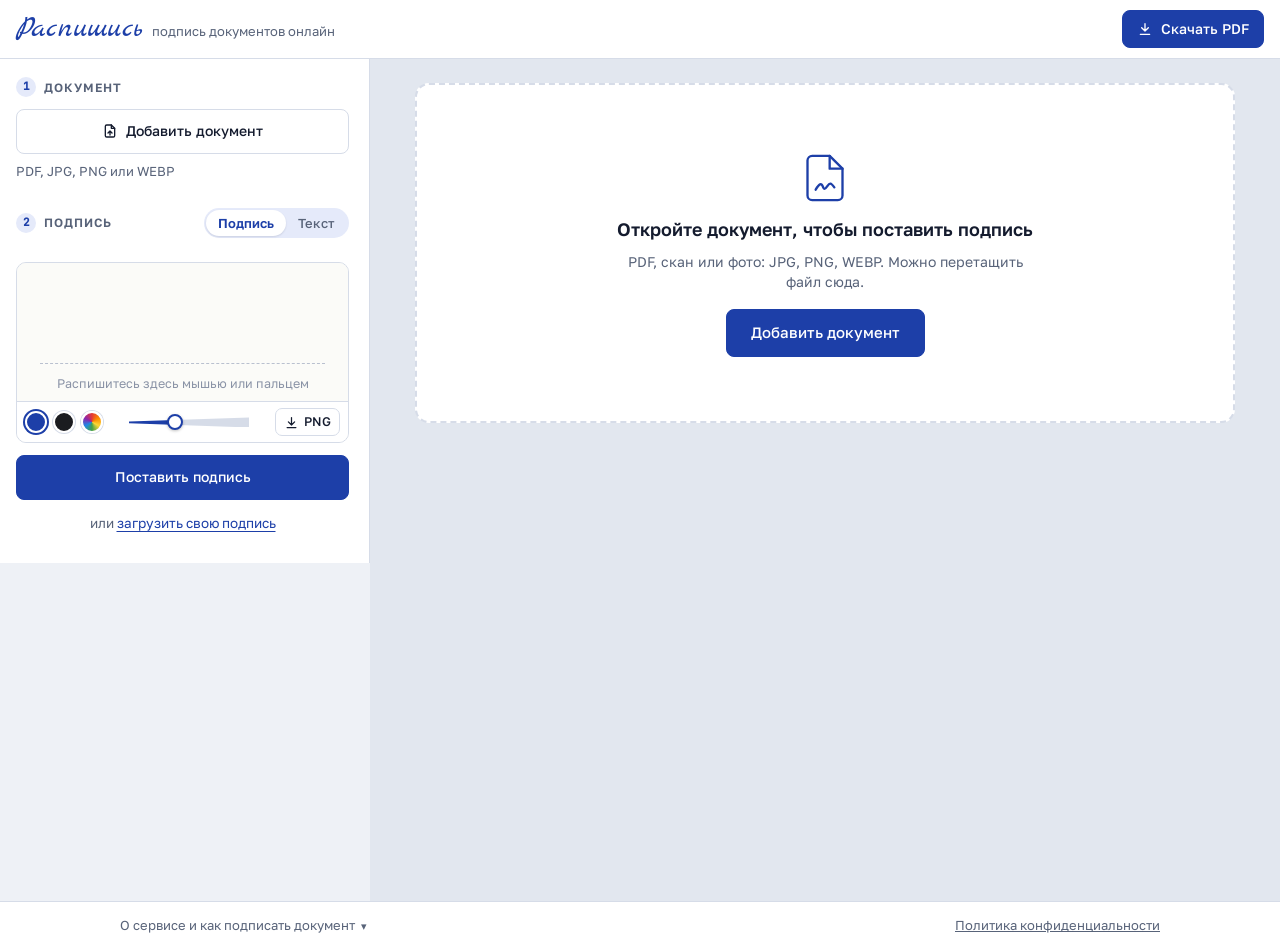
<file: index.html>
<!doctype html>
<html lang="ru">
<head>
<meta charset="utf-8">
<meta name="viewport" content="width=device-width, initial-scale=1, viewport-fit=cover">
<!-- GitHub Pages не отдаёт свои заголовки, поэтому политика безопасности продублирована здесь -->
<meta http-equiv="Content-Security-Policy" content="default-src 'self'; script-src 'self'; style-src 'self' 'unsafe-inline'; img-src 'self' data: blob:; font-src 'self'; worker-src 'self' blob:; connect-src 'self' data: blob:; object-src 'none'; base-uri 'self'; form-action 'none'">
<title>Подписать документ онлайн бесплатно — PDF, скан, фото | Распишись</title>
<meta name="description" content="Подпишите PDF, скан или фото документа онлайн: распишитесь, добавьте ФИО и дату и скачайте подписанный PDF. Бесплатно, без регистрации, файл не уходит на сервер.">
<link rel="canonical" href="https://raspishis.ru/">
<meta name="robots" content="index, follow, max-image-preview:large">
<meta name="theme-color" content="#1d3fa8">
<meta property="og:type" content="website">
<meta property="og:site_name" content="Распишись">
<meta property="og:locale" content="ru_RU">
<meta property="og:title" content="Подписать документ онлайн бесплатно — PDF, скан, фото | Распишись">
<meta property="og:description" content="Подпишите PDF, скан или фото документа онлайн: распишитесь, добавьте ФИО и дату и скачайте подписанный PDF. Бесплатно, без регистрации, файл не уходит на сервер.">
<meta property="og:url" content="https://raspishis.ru/">
<meta property="og:image" content="https://raspishis.ru/og-image.png">
<meta property="og:image:width" content="1200">
<meta property="og:image:height" content="630">
<meta name="twitter:card" content="summary_large_image">
<link rel="icon" href="/favicon.ico" sizes="48x48">
<link rel="icon" href="/icon-192.png" type="image/png" sizes="192x192">
<link rel="apple-touch-icon" href="/apple-touch-icon.png">
<link rel="manifest" href="/site.webmanifest">
<link rel="preload" href="/assets/fonts/golos-text-400-cyrillic.woff2" as="font" type="font/woff2" crossorigin>
<link rel="preload" href="/assets/fonts/marck-script-400-cyrillic.woff2" as="font" type="font/woff2" crossorigin>
<link rel="stylesheet" href="/assets/fonts/fonts.css">
<link rel="stylesheet" href="/assets/app.css?v=97f20a74">
<link rel="prefetch" href="/assets/vendor/pdf-lib.min.js">
<link rel="prefetch" href="/assets/vendor/pdf.min.js">
<script type="application/ld+json">
{
 "@context": "https://schema.org",
 "@graph": [
  {
   "@type": "WebApplication",
   "name": "Распишись",
   "url": "https://raspishis.ru/",
   "description": "Подпишите PDF, скан или фото документа онлайн: распишитесь, добавьте ФИО и дату и скачайте подписанный PDF. Бесплатно, без регистрации, файл не уходит на сервер.",
   "applicationCategory": "BusinessApplication",
   "operatingSystem": "Any",
   "inLanguage": "ru",
   "offers": {
    "@type": "Offer",
    "price": "0",
    "priceCurrency": "RUB"
   }
  },
  {
   "@type": "WebPage",
   "@id": "https://raspishis.ru/",
   "url": "https://raspishis.ru/",
   "name": "Подписать документ онлайн",
   "description": "Подпишите PDF, скан или фото документа онлайн: распишитесь, добавьте ФИО и дату и скачайте подписанный PDF. Бесплатно, без регистрации, файл не уходит на сервер.",
   "inLanguage": "ru",
   "isPartOf": {
    "@type": "WebSite",
    "name": "Распишись",
    "url": "https://raspishis.ru/"
   }
  }
 ]
}
</script>
</head>
<body>
<header class="top">
  <div class="brand"><b>Распишись</b><span>подпись документов онлайн</span></div>
  <div class="actions">
    <button class="btn primary" id="downloadBtn" type="button">
      <svg viewBox="0 0 24 24" fill="none" stroke="currentColor" stroke-width="2" stroke-linecap="round" stroke-linejoin="round"><path d="M12 4v11M7 10l5 5 5-5M5 20h14"/></svg>
      <span id="downloadLabel">Скачать<span class="hide-sm"> PDF</span></span><span class="badge" id="elCount" hidden>0</span>
    </button>
  </div>
</header>

<main class="app">
  <aside class="panel">
    <section class="block" aria-labelledby="h-doc">
      <h2 class="step-h" id="h-doc"><span class="num" aria-hidden="true">1</span>Документ</h2>
      <button type="button" class="btn wide doc-btn" id="openBtn3">
        <svg viewBox="0 0 24 24" fill="none" stroke="currentColor" stroke-width="2" stroke-linecap="round" stroke-linejoin="round" aria-hidden="true"><path d="M14 3H7a2 2 0 0 0-2 2v14a2 2 0 0 0 2 2h10a2 2 0 0 0 2-2V8z"/><path d="M14 3v5h5M12 18v-6M9 15l3-3 3 3"/></svg>
        <span id="docBtnLabel">Добавить документ</span>
      </button>
      <div class="doc-row">
        <span class="doc-name" id="stepDocName">PDF, JPG, PNG или WEBP</span>
        <button type="button" class="link-btn" id="closeDoc" hidden>Закрыть документ</button>
      </div>
    </section>

    <section class="block" aria-labelledby="h-sig">
      <div class="step-row">
        <h2 class="step-h" id="h-sig"><span class="num" aria-hidden="true">2</span>Подпись</h2>
        <div class="seg" role="tablist" aria-label="Что поставить">
          <button type="button" role="tab" id="tab-sig" data-mode="sig" aria-selected="true" aria-controls="mode-sig">Подпись</button>
          <button type="button" role="tab" id="tab-text" data-mode="text" aria-selected="false" aria-controls="mode-text">Текст</button>
        </div>
      </div>
      <div class="mode" id="mode-sig" role="tabpanel" aria-labelledby="tab-sig">
        <p class="mini-label" id="savedLabel" hidden>Мои подписи</p>
        <div class="saved" id="saved"></div>
        <div class="pad-card">
          <div class="pad-wrap">
            <div class="pad-top">
              <span class="pad-edit" id="padEdit" hidden>
                <button type="button" class="tool icon" id="undoBtn" title="Отменить последний штрих" aria-label="Отменить последний штрих"><svg viewBox="0 0 24 24" fill="none" stroke="currentColor" stroke-width="2" stroke-linecap="round" stroke-linejoin="round" aria-hidden="true"><path d="M9 14 4 9l5-5"/><path d="M4 9h10.5a5.5 5.5 0 0 1 0 11H11"/></svg></button>
                <button type="button" class="tool icon" id="clearBtn" title="Стереть подпись" aria-label="Стереть подпись"><svg viewBox="0 0 24 24" fill="none" stroke="currentColor" stroke-width="2" stroke-linecap="round" stroke-linejoin="round" aria-hidden="true"><path d="M4 7h16M10 11v6M14 11v6M5 7l1 12a2 2 0 0 0 2 2h8a2 2 0 0 0 2-2l1-12M9 7V4h6v3"/></svg></button>
              </span>
            </div>
            <span class="pad-hint" id="padHint">Распишитесь здесь мышью или пальцем</span>
            <canvas id="pad" aria-label="Поле для подписи"></canvas>
          </div>
          <div class="pad-bar">
            <div class="swatches" id="swatches" role="group" aria-label="Цвет чернил">
              <button type="button" class="swatch" data-ink="blue" aria-pressed="true" aria-label="Синие чернила" title="Синие чернила" style="background:var(--ink-blue)"></button>
              <button type="button" class="swatch" data-ink="black" aria-pressed="false" aria-label="Чёрные чернила" title="Чёрные чернила" style="background:var(--ink-black)"></button>
              <label class="swatch custom" data-ink="custom" aria-pressed="false" title="Любой цвет"><input type="color" class="ink-picker" id="inkPicker" value="#b3261e" aria-label="Выбрать любой цвет чернил"></label>
            </div>
            <label class="thick" title="Толщина линии">
              <input type="range" id="thick" min="1.2" max="5" step="0.1" value="2.6" aria-label="Толщина линии">
            </label>
            <button type="button" class="tool" id="downloadSig" title="Скачать подпись картинкой PNG с прозрачным фоном"><svg viewBox="0 0 24 24" fill="none" stroke="currentColor" stroke-width="2" stroke-linecap="round" stroke-linejoin="round" aria-hidden="true"><path d="M12 4v12M7 11l5 5 5-5M5 20h14"/></svg>PNG</button>
          </div>
        </div>

        <button type="button" class="btn primary wide" id="placeSig">Поставить подпись</button>
        <button type="button" class="upload-link" id="sigUploadBtn" title="Распишитесь на белом листе и сфотографируйте: фон уберётся автоматически"><span>или <u>загрузить свою подпись</u></span></button>
      </div>
      <div class="mode" id="mode-text" role="tabpanel" aria-labelledby="tab-text" hidden>
        <input class="input" id="textInput" type="text" placeholder="ФИО, дата или любой текст" maxlength="80" autocomplete="name" aria-label="Текст для документа">
        <p class="mini-label">Шрифт</p>
        <div class="fonts" id="fonts" role="radiogroup" aria-label="Шрифт">
          <button type="button" class="font-opt" role="radio" data-font="body" aria-checked="true" style="font-family:var(--font-body);font-size:17px">Иванов И. И.</button>
          <button type="button" class="font-opt" role="radio" data-font="marck" aria-checked="false" style="font-family:'Marck Script',cursive">Иванов И. И.</button>
          <button type="button" class="font-opt" role="radio" data-font="caveat" aria-checked="false" style="font-family:'Caveat',cursive;font-weight:600;font-size:23px">Иванов И. И.</button>
          <button type="button" class="font-opt" role="radio" data-font="bad" aria-checked="false" style="font-family:'Bad Script',cursive;font-size:18px">Иванов И. И.</button>
        </div>
        <div class="ink-row">
          <span class="mini-label">Цвет</span>
          <div class="swatches" role="group" aria-label="Цвет текста">
            <button type="button" class="swatch" data-ink="blue" aria-pressed="true" aria-label="Синий" title="Синий" style="background:var(--ink-blue)"></button>
            <button type="button" class="swatch" data-ink="black" aria-pressed="false" aria-label="Чёрный" title="Чёрный" style="background:var(--ink-black)"></button>
            <label class="swatch custom" data-ink="custom" aria-pressed="false" title="Любой цвет"><input type="color" class="ink-picker" value="#b3261e" aria-label="Выбрать любой цвет текста"></label>
          </div>
        </div>
        <button type="button" class="btn primary wide" id="placeText">Поставить текст</button>
      </div>
    </section>

    
  </aside>

  <section class="desk" id="desk" aria-label="Документ">
    <div class="empty" id="deskNote">
      <svg class="empty-icon" width="56" height="56" viewBox="0 0 48 48" fill="none" stroke="currentColor" stroke-width="2" stroke-linecap="round" stroke-linejoin="round" aria-hidden="true"><path d="M28 5H13a4 4 0 0 0-4 4v30a4 4 0 0 0 4 4h22a4 4 0 0 0 4-4V16z"/><path d="M28 5v11h11"/><path d="M16 34c3-5 5-6 6-3s2 3 4 0 3-3 6 1"/></svg>
      <p class="empty-title">Откройте документ, чтобы поставить подпись</p>
      <p class="empty-sub">PDF, скан или фото: JPG, PNG, WEBP. Можно перетащить файл сюда.</p>
      <button type="button" class="btn primary empty-btn" id="openBtn2">Добавить документ</button>
    </div>
    <div class="pages" id="pages"></div>
  </section>
</main>

<details class="about" id="about">
  <summary><span class="about-toggle">О сервисе и как подписать документ</span><a class="about-privacy" href="/privacy.html">Политика конфиденциальности</a></summary>
  <div class="about-inner">
    <div class="intro">
      
      <h1>Подписать документ онлайн</h1>
      <p class="lead">Поставьте подпись на PDF, скан или фото документа прямо в браузере и скачайте готовый PDF. Бесплатно, без регистрации, файл не загружается на сервер.</p>
    </div>
      <h2>Как подписать документ онлайн</h2>
      <ol class="steps">
        <li><span><b>Откройте документ</b>PDF, скан или фото договора, акта, заявления. Можно просто перетащить файл в окно.</span></li>
        <li><span><b>Создайте подпись</b>Распишитесь мышью или пальцем в рамке или загрузите фото своей подписи.</span></li>
        <li><span><b>Поставьте и скачайте</b>Перетащите подпись на нужное место, добавьте дату и расшифровку, затем скачайте подписанный PDF.</span></li>
      </ol>
      <h2>Что умеет «Распишись»</h2>
      <ul class="feats">
        <li>Подпись мышью, пальцем или стилусом либо с фото вашей подписи на бумаге</li>
        <li>Любой текст: ФИО, дата, должность — обычным или рукописным шрифтом</li>
        <li>PDF любого размера, сканы и фото в JPG, PNG и WEBP</li>
        <li>Копии подписи в один клик, ФИО и дата</li>
        <li>Синие, чёрные или любого другого цвета чернила, толщина линии и прозрачность подписи</li>
        <li>Скачивание подписи отдельно в PNG с прозрачным фоном</li>
        <li>Работает на телефоне и без интернета после первого открытия</li>
      </ul>
      <h2>Ваш документ остаётся у вас</h2>
      <p>Файл открывается и подписывается прямо в браузере на вашем телефоне или компьютере. Он не загружается на сервер, поэтому никто, кроме вас, его не увидит. Это важно для договоров, паспортных данных и финансовых документов.</p>
      <h2>Имеет ли такая подпись юридическую силу</h2>
      <p>Сервис ставит изображение вашей собственноручной подписи, как при сканировании подписанного документа. По статье 160 Гражданского кодекса РФ такой аналог подписи допустим, если это предусмотрено законом или договорённостью сторон, например когда вы с контрагентом обмениваетесь сканами. Для сдачи отчётности, электронного документооборота и госуслуг, где закон требует квалифицированную электронную подпись (63-ФЗ), нужна КЭП от удостоверяющего центра.</p>
  </div>
  <footer class="footer">
    <nav aria-label="Разделы сайта"><a href="/" aria-current="page">Подписать документ</a> <a href="/podpisat-pdf/">Подписать PDF</a> <a href="/sozdat-podpis/">Создать подпись</a> <a href="/podpisat-dogovor/">Подписать договор</a> <a href="/podpisat-akt/">Подписать акт</a> <a href="/podpisat-skan/">Подписать скан или фото</a></nav>
    <span>© 2026 Распишись. Все права защищены.</span>
    <span>Шрифты: Golos Text, Marck Script, Caveat, Bad Script, JetBrains Mono (SIL OFL)</span>
  </footer>
</details>


<div class="placing-bar" id="placingBar" hidden><span>Нажмите на страницу, куда поставить</span><button type="button" id="cancelPlace">Отмена</button></div>
<img class="ghost" id="ghost" alt="" hidden>
<div class="toast" id="toast" role="status" aria-live="polite"></div>
<input type="file" id="fileInput" accept="application/pdf,.pdf,image/png,image/jpeg,image/webp" hidden>
<input type="file" id="sigFileInput" accept="image/png,image/jpeg,image/webp" hidden>

<script src="/assets/app.js?v=7998ba03"></script>
<script src="/assets/sw-register.js"></script>
</body>
</html>
</file>
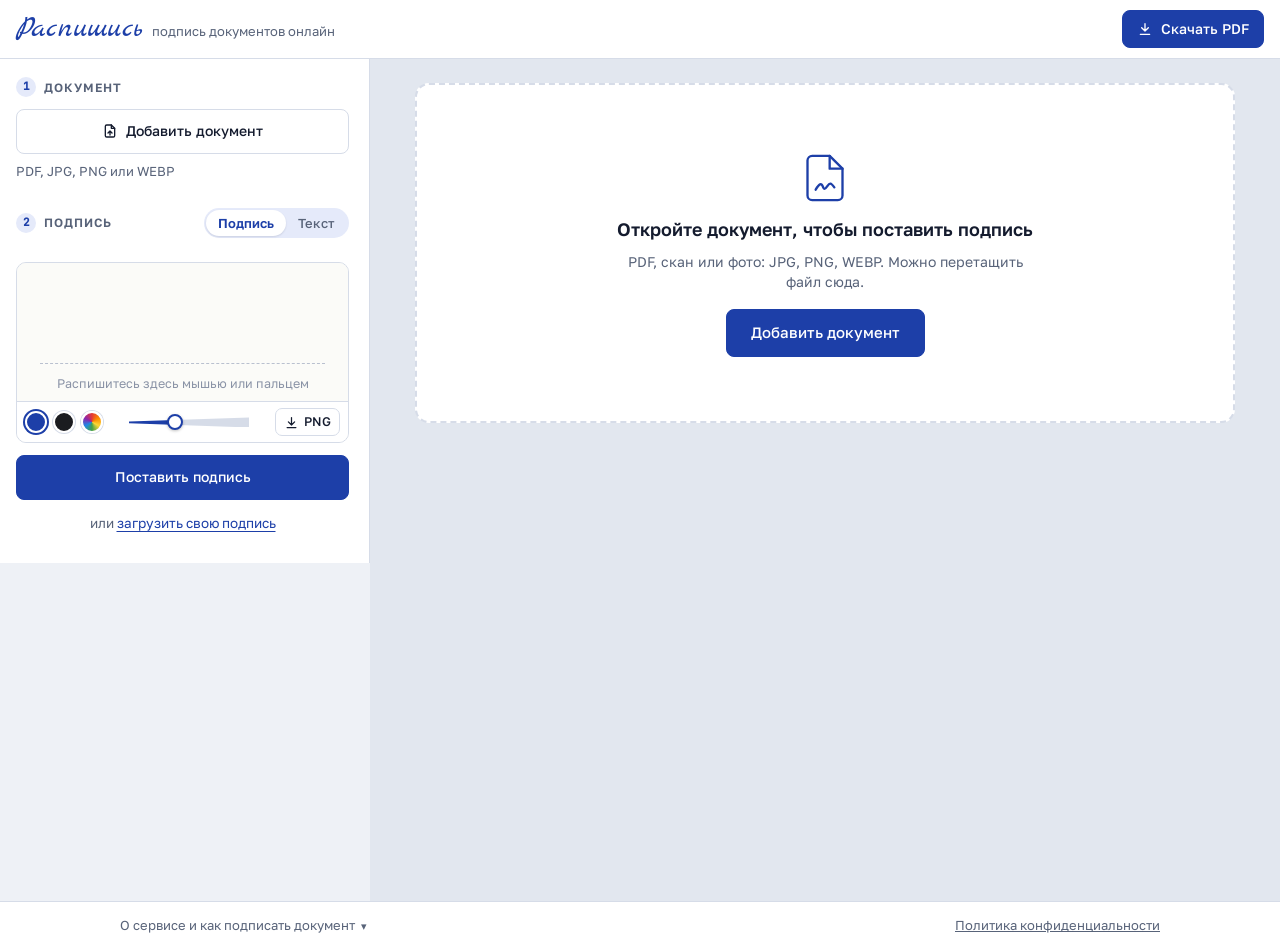
<file: podpisat-akt/index.html>
<!doctype html>
<html lang="ru">
<head>
<meta charset="utf-8">
<meta name="viewport" content="width=device-width, initial-scale=1, viewport-fit=cover">
<!-- GitHub Pages не отдаёт свои заголовки, поэтому политика безопасности продублирована здесь -->
<meta http-equiv="Content-Security-Policy" content="default-src 'self'; script-src 'self'; style-src 'self' 'unsafe-inline'; img-src 'self' data: blob:; font-src 'self'; worker-src 'self' blob:; connect-src 'self' data: blob:; object-src 'none'; base-uri 'self'; form-action 'none'">
<title>Подписать акт выполненных работ онлайн бесплатно | Распишись</title>
<meta name="description" content="Подпишите акт выполненных работ или оказанных услуг онлайн: подпись исполнителя или заказчика, расшифровка, дата и печать. PDF или скан, без регистрации.">
<link rel="canonical" href="https://raspishis.ru/podpisat-akt/">
<meta name="robots" content="index, follow, max-image-preview:large">
<meta name="theme-color" content="#1d3fa8">
<meta property="og:type" content="website">
<meta property="og:site_name" content="Распишись">
<meta property="og:locale" content="ru_RU">
<meta property="og:title" content="Подписать акт выполненных работ онлайн бесплатно | Распишись">
<meta property="og:description" content="Подпишите акт выполненных работ или оказанных услуг онлайн: подпись исполнителя или заказчика, расшифровка, дата и печать. PDF или скан, без регистрации.">
<meta property="og:url" content="https://raspishis.ru/podpisat-akt/">
<meta property="og:image" content="https://raspishis.ru/og-image.png">
<meta property="og:image:width" content="1200">
<meta property="og:image:height" content="630">
<meta name="twitter:card" content="summary_large_image">
<link rel="icon" href="/favicon.ico" sizes="48x48">
<link rel="icon" href="/icon-192.png" type="image/png" sizes="192x192">
<link rel="apple-touch-icon" href="/apple-touch-icon.png">
<link rel="manifest" href="/site.webmanifest">
<link rel="preload" href="/assets/fonts/golos-text-400-cyrillic.woff2" as="font" type="font/woff2" crossorigin>
<link rel="preload" href="/assets/fonts/marck-script-400-cyrillic.woff2" as="font" type="font/woff2" crossorigin>
<link rel="stylesheet" href="/assets/fonts/fonts.css">
<link rel="stylesheet" href="/assets/app.css?v=97f20a74">
<link rel="prefetch" href="/assets/vendor/pdf-lib.min.js">
<link rel="prefetch" href="/assets/vendor/pdf.min.js">
<script type="application/ld+json">
{
 "@context": "https://schema.org",
 "@graph": [
  {
   "@type": "WebApplication",
   "name": "Распишись",
   "url": "https://raspishis.ru/",
   "description": "Подпишите PDF, скан или фото документа онлайн: распишитесь, добавьте ФИО и дату и скачайте подписанный PDF. Бесплатно, без регистрации, файл не уходит на сервер.",
   "applicationCategory": "BusinessApplication",
   "operatingSystem": "Any",
   "inLanguage": "ru",
   "offers": {
    "@type": "Offer",
    "price": "0",
    "priceCurrency": "RUB"
   }
  },
  {
   "@type": "WebPage",
   "@id": "https://raspishis.ru/podpisat-akt/",
   "url": "https://raspishis.ru/podpisat-akt/",
   "name": "Подписать акт выполненных работ онлайн",
   "description": "Подпишите акт выполненных работ или оказанных услуг онлайн: подпись исполнителя или заказчика, расшифровка, дата и печать. PDF или скан, без регистрации.",
   "inLanguage": "ru",
   "isPartOf": {
    "@type": "WebSite",
    "name": "Распишись",
    "url": "https://raspishis.ru/"
   }
  },
  {
   "@type": "BreadcrumbList",
   "itemListElement": [
    {
     "@type": "ListItem",
     "position": 1,
     "name": "Главная",
     "item": "https://raspishis.ru/"
    },
    {
     "@type": "ListItem",
     "position": 2,
     "name": "Подписать акт",
     "item": "https://raspishis.ru/podpisat-akt/"
    }
   ]
  }
 ]
}
</script>
</head>
<body>
<header class="top">
  <div class="brand"><b>Распишись</b><span>подпись документов онлайн</span></div>
  <div class="actions">
    <button class="btn primary" id="downloadBtn" type="button">
      <svg viewBox="0 0 24 24" fill="none" stroke="currentColor" stroke-width="2" stroke-linecap="round" stroke-linejoin="round"><path d="M12 4v11M7 10l5 5 5-5M5 20h14"/></svg>
      <span id="downloadLabel">Скачать<span class="hide-sm"> PDF</span></span><span class="badge" id="elCount" hidden>0</span>
    </button>
  </div>
</header>

<main class="app">
  <aside class="panel">
    <section class="block" aria-labelledby="h-doc">
      <h2 class="step-h" id="h-doc"><span class="num" aria-hidden="true">1</span>Документ</h2>
      <button type="button" class="btn wide doc-btn" id="openBtn3">
        <svg viewBox="0 0 24 24" fill="none" stroke="currentColor" stroke-width="2" stroke-linecap="round" stroke-linejoin="round" aria-hidden="true"><path d="M14 3H7a2 2 0 0 0-2 2v14a2 2 0 0 0 2 2h10a2 2 0 0 0 2-2V8z"/><path d="M14 3v5h5M12 18v-6M9 15l3-3 3 3"/></svg>
        <span id="docBtnLabel">Добавить документ</span>
      </button>
      <div class="doc-row">
        <span class="doc-name" id="stepDocName">PDF, JPG, PNG или WEBP</span>
        <button type="button" class="link-btn" id="closeDoc" hidden>Закрыть документ</button>
      </div>
    </section>

    <section class="block" aria-labelledby="h-sig">
      <div class="step-row">
        <h2 class="step-h" id="h-sig"><span class="num" aria-hidden="true">2</span>Подпись</h2>
        <div class="seg" role="tablist" aria-label="Что поставить">
          <button type="button" role="tab" id="tab-sig" data-mode="sig" aria-selected="true" aria-controls="mode-sig">Подпись</button>
          <button type="button" role="tab" id="tab-text" data-mode="text" aria-selected="false" aria-controls="mode-text">Текст</button>
        </div>
      </div>
      <div class="mode" id="mode-sig" role="tabpanel" aria-labelledby="tab-sig">
        <p class="mini-label" id="savedLabel" hidden>Мои подписи</p>
        <div class="saved" id="saved"></div>
        <div class="pad-card">
          <div class="pad-wrap">
            <div class="pad-top">
              <span class="pad-edit" id="padEdit" hidden>
                <button type="button" class="tool icon" id="undoBtn" title="Отменить последний штрих" aria-label="Отменить последний штрих"><svg viewBox="0 0 24 24" fill="none" stroke="currentColor" stroke-width="2" stroke-linecap="round" stroke-linejoin="round" aria-hidden="true"><path d="M9 14 4 9l5-5"/><path d="M4 9h10.5a5.5 5.5 0 0 1 0 11H11"/></svg></button>
                <button type="button" class="tool icon" id="clearBtn" title="Стереть подпись" aria-label="Стереть подпись"><svg viewBox="0 0 24 24" fill="none" stroke="currentColor" stroke-width="2" stroke-linecap="round" stroke-linejoin="round" aria-hidden="true"><path d="M4 7h16M10 11v6M14 11v6M5 7l1 12a2 2 0 0 0 2 2h8a2 2 0 0 0 2-2l1-12M9 7V4h6v3"/></svg></button>
              </span>
            </div>
            <span class="pad-hint" id="padHint">Распишитесь здесь мышью или пальцем</span>
            <canvas id="pad" aria-label="Поле для подписи"></canvas>
          </div>
          <div class="pad-bar">
            <div class="swatches" id="swatches" role="group" aria-label="Цвет чернил">
              <button type="button" class="swatch" data-ink="blue" aria-pressed="true" aria-label="Синие чернила" title="Синие чернила" style="background:var(--ink-blue)"></button>
              <button type="button" class="swatch" data-ink="black" aria-pressed="false" aria-label="Чёрные чернила" title="Чёрные чернила" style="background:var(--ink-black)"></button>
              <label class="swatch custom" data-ink="custom" aria-pressed="false" title="Любой цвет"><input type="color" class="ink-picker" id="inkPicker" value="#b3261e" aria-label="Выбрать любой цвет чернил"></label>
            </div>
            <label class="thick" title="Толщина линии">
              <input type="range" id="thick" min="1.2" max="5" step="0.1" value="2.6" aria-label="Толщина линии">
            </label>
            <button type="button" class="tool" id="downloadSig" title="Скачать подпись картинкой PNG с прозрачным фоном"><svg viewBox="0 0 24 24" fill="none" stroke="currentColor" stroke-width="2" stroke-linecap="round" stroke-linejoin="round" aria-hidden="true"><path d="M12 4v12M7 11l5 5 5-5M5 20h14"/></svg>PNG</button>
          </div>
        </div>

        <button type="button" class="btn primary wide" id="placeSig">Поставить подпись</button>
        <button type="button" class="upload-link" id="sigUploadBtn" title="Распишитесь на белом листе и сфотографируйте: фон уберётся автоматически"><span>или <u>загрузить свою подпись</u></span></button>
      </div>
      <div class="mode" id="mode-text" role="tabpanel" aria-labelledby="tab-text" hidden>
        <input class="input" id="textInput" type="text" placeholder="ФИО, дата или любой текст" maxlength="80" autocomplete="name" aria-label="Текст для документа">
        <p class="mini-label">Шрифт</p>
        <div class="fonts" id="fonts" role="radiogroup" aria-label="Шрифт">
          <button type="button" class="font-opt" role="radio" data-font="body" aria-checked="true" style="font-family:var(--font-body);font-size:17px">Иванов И. И.</button>
          <button type="button" class="font-opt" role="radio" data-font="marck" aria-checked="false" style="font-family:'Marck Script',cursive">Иванов И. И.</button>
          <button type="button" class="font-opt" role="radio" data-font="caveat" aria-checked="false" style="font-family:'Caveat',cursive;font-weight:600;font-size:23px">Иванов И. И.</button>
          <button type="button" class="font-opt" role="radio" data-font="bad" aria-checked="false" style="font-family:'Bad Script',cursive;font-size:18px">Иванов И. И.</button>
        </div>
        <div class="ink-row">
          <span class="mini-label">Цвет</span>
          <div class="swatches" role="group" aria-label="Цвет текста">
            <button type="button" class="swatch" data-ink="blue" aria-pressed="true" aria-label="Синий" title="Синий" style="background:var(--ink-blue)"></button>
            <button type="button" class="swatch" data-ink="black" aria-pressed="false" aria-label="Чёрный" title="Чёрный" style="background:var(--ink-black)"></button>
            <label class="swatch custom" data-ink="custom" aria-pressed="false" title="Любой цвет"><input type="color" class="ink-picker" value="#b3261e" aria-label="Выбрать любой цвет текста"></label>
          </div>
        </div>
        <button type="button" class="btn primary wide" id="placeText">Поставить текст</button>
      </div>
    </section>

    
  </aside>

  <section class="desk" id="desk" aria-label="Документ">
    <div class="empty" id="deskNote">
      <svg class="empty-icon" width="56" height="56" viewBox="0 0 48 48" fill="none" stroke="currentColor" stroke-width="2" stroke-linecap="round" stroke-linejoin="round" aria-hidden="true"><path d="M28 5H13a4 4 0 0 0-4 4v30a4 4 0 0 0 4 4h22a4 4 0 0 0 4-4V16z"/><path d="M28 5v11h11"/><path d="M16 34c3-5 5-6 6-3s2 3 4 0 3-3 6 1"/></svg>
      <p class="empty-title">Откройте документ, чтобы поставить подпись</p>
      <p class="empty-sub">PDF, скан или фото: JPG, PNG, WEBP. Можно перетащить файл сюда.</p>
      <button type="button" class="btn primary empty-btn" id="openBtn2">Добавить документ</button>
    </div>
    <div class="pages" id="pages"></div>
  </section>
</main>

<details class="about" id="about">
  <summary><span class="about-toggle">О сервисе и как подписать документ</span><a class="about-privacy" href="/privacy.html">Политика конфиденциальности</a></summary>
  <div class="about-inner">
    <div class="intro">
      <ol class="crumbs"><li><a href="/">Главная</a></li><li aria-current="page">Подписать акт</li></ol>
      <h1>Подписать акт выполненных работ онлайн</h1>
      <p class="lead">Подпишите акт выполненных работ или оказанных услуг за минуту: подпись, расшифровка, дата и даже печать. Откройте PDF или фото акта и подпишите его прямо в браузере.</p>
    </div>
      <h2>Как подписать акт онлайн</h2>
      <ol class="steps">
        <li><span><b>Откройте акт</b>PDF из бухгалтерской программы или фото акта, который подписала другая сторона.</span></li>
        <li><span><b>Подпишите свою часть</b>Поставьте подпись над строкой «подпись» в блоке исполнителя или заказчика. Для расшифровки переключитесь на «Текст», впишите фамилию с инициалами и нажмите «Поставить текст».</span></li>
        <li><span><b>Поставьте печать, если она есть</b>Сфотографируйте оттиск печати на белом листе и загрузите его кнопкой «Загрузить свою подпись»: фон уберётся, и печать можно поставить на место «М. П.».</span></li>
        <li><span><b>Скачайте и отправьте</b>Скачайте подписанный акт в PDF и отправьте контрагенту.</span></li>
      </ol>
      <h2>Для самозанятых, ИП и фрилансеров</h2>
      <p>Акты приходится подписывать после каждого этапа работ. Сохранённая подпись появляется в разделе «Мои подписи», поэтому следующий акт подписывается в два касания. Цвет чернил можно выбрать синий, как у ручки, а если подпись выглядит слишком яркой, уменьшите прозрачность, чтобы она смотрелась естественно.</p>
      <h2>Ваш документ остаётся у вас</h2>
      <p>Файл открывается и подписывается прямо в браузере на вашем телефоне или компьютере. Он не загружается на сервер, поэтому никто, кроме вас, его не увидит. Это важно для договоров, паспортных данных и финансовых документов.</p>
  </div>
  <footer class="footer">
    <nav aria-label="Разделы сайта"><a href="/">Подписать документ</a> <a href="/podpisat-pdf/">Подписать PDF</a> <a href="/sozdat-podpis/">Создать подпись</a> <a href="/podpisat-dogovor/">Подписать договор</a> <a href="/podpisat-akt/" aria-current="page">Подписать акт</a> <a href="/podpisat-skan/">Подписать скан или фото</a></nav>
    <span>© 2026 Распишись. Все права защищены.</span>
    <span>Шрифты: Golos Text, Marck Script, Caveat, Bad Script, JetBrains Mono (SIL OFL)</span>
  </footer>
</details>


<div class="placing-bar" id="placingBar" hidden><span>Нажмите на страницу, куда поставить</span><button type="button" id="cancelPlace">Отмена</button></div>
<img class="ghost" id="ghost" alt="" hidden>
<div class="toast" id="toast" role="status" aria-live="polite"></div>
<input type="file" id="fileInput" accept="application/pdf,.pdf,image/png,image/jpeg,image/webp" hidden>
<input type="file" id="sigFileInput" accept="image/png,image/jpeg,image/webp" hidden>

<script src="/assets/app.js?v=7998ba03"></script>
<script src="/assets/sw-register.js"></script>
</body>
</html>
</file>
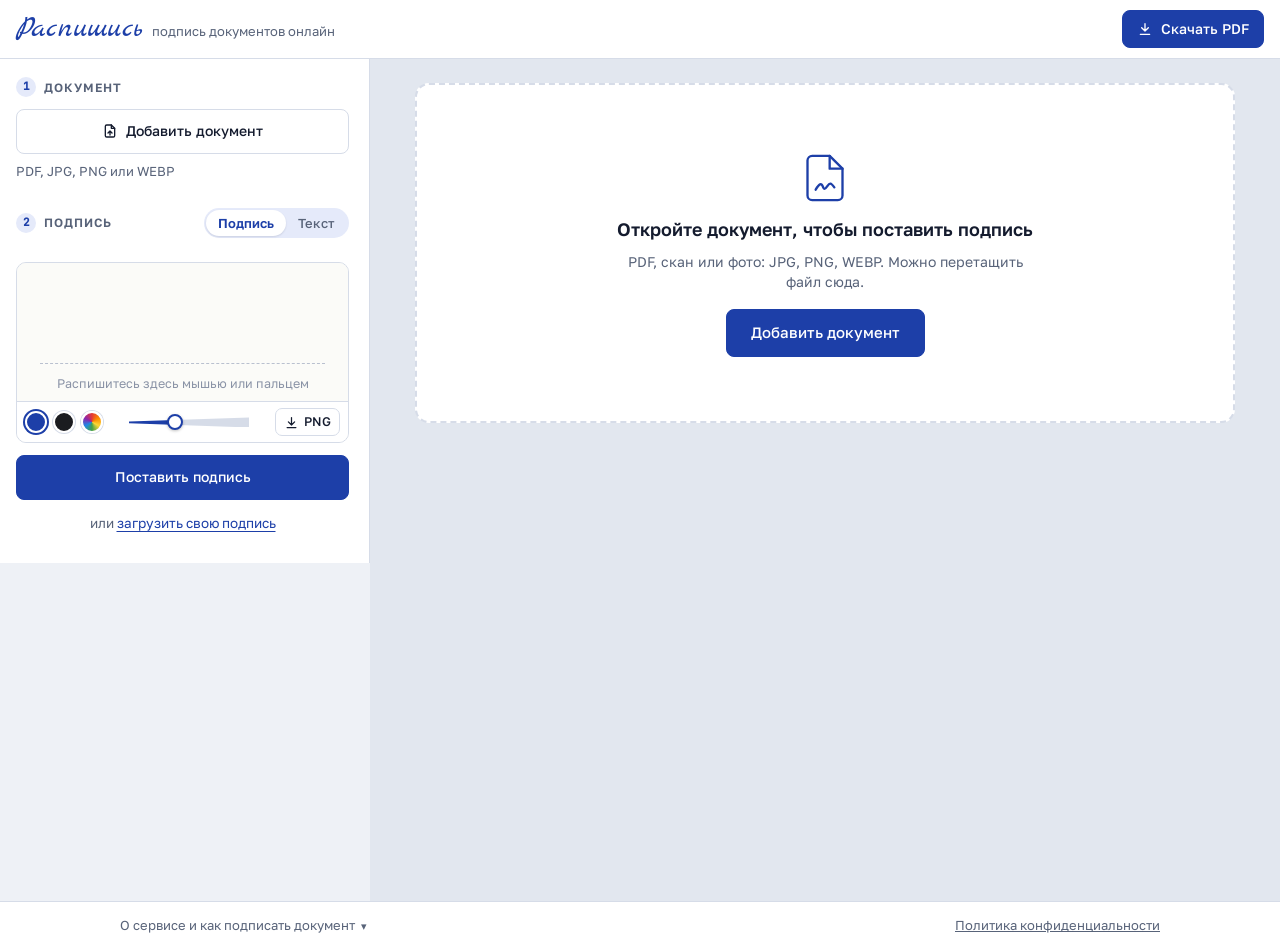
<file: podpisat-dogovor/index.html>
<!doctype html>
<html lang="ru">
<head>
<meta charset="utf-8">
<meta name="viewport" content="width=device-width, initial-scale=1, viewport-fit=cover">
<!-- GitHub Pages не отдаёт свои заголовки, поэтому политика безопасности продублирована здесь -->
<meta http-equiv="Content-Security-Policy" content="default-src 'self'; script-src 'self'; style-src 'self' 'unsafe-inline'; img-src 'self' data: blob:; font-src 'self'; worker-src 'self' blob:; connect-src 'self' data: blob:; object-src 'none'; base-uri 'self'; form-action 'none'">
<title>Подписать договор онлайн — PDF или скан, бесплатно | Распишись</title>
<meta name="description" content="Подпишите договор онлайн за минуту: поставьте подпись, расшифровку и дату на каждой странице PDF или скана и отправьте контрагенту. Без печати и сканера, бесплатно.">
<link rel="canonical" href="https://raspishis.ru/podpisat-dogovor/">
<meta name="robots" content="index, follow, max-image-preview:large">
<meta name="theme-color" content="#1d3fa8">
<meta property="og:type" content="website">
<meta property="og:site_name" content="Распишись">
<meta property="og:locale" content="ru_RU">
<meta property="og:title" content="Подписать договор онлайн — PDF или скан, бесплатно | Распишись">
<meta property="og:description" content="Подпишите договор онлайн за минуту: поставьте подпись, расшифровку и дату на каждой странице PDF или скана и отправьте контрагенту. Без печати и сканера, бесплатно.">
<meta property="og:url" content="https://raspishis.ru/podpisat-dogovor/">
<meta property="og:image" content="https://raspishis.ru/og-image.png">
<meta property="og:image:width" content="1200">
<meta property="og:image:height" content="630">
<meta name="twitter:card" content="summary_large_image">
<link rel="icon" href="/favicon.ico" sizes="48x48">
<link rel="icon" href="/icon-192.png" type="image/png" sizes="192x192">
<link rel="apple-touch-icon" href="/apple-touch-icon.png">
<link rel="manifest" href="/site.webmanifest">
<link rel="preload" href="/assets/fonts/golos-text-400-cyrillic.woff2" as="font" type="font/woff2" crossorigin>
<link rel="preload" href="/assets/fonts/marck-script-400-cyrillic.woff2" as="font" type="font/woff2" crossorigin>
<link rel="stylesheet" href="/assets/fonts/fonts.css">
<link rel="stylesheet" href="/assets/app.css?v=97f20a74">
<link rel="prefetch" href="/assets/vendor/pdf-lib.min.js">
<link rel="prefetch" href="/assets/vendor/pdf.min.js">
<script type="application/ld+json">
{
 "@context": "https://schema.org",
 "@graph": [
  {
   "@type": "WebApplication",
   "name": "Распишись",
   "url": "https://raspishis.ru/",
   "description": "Подпишите PDF, скан или фото документа онлайн: распишитесь, добавьте ФИО и дату и скачайте подписанный PDF. Бесплатно, без регистрации, файл не уходит на сервер.",
   "applicationCategory": "BusinessApplication",
   "operatingSystem": "Any",
   "inLanguage": "ru",
   "offers": {
    "@type": "Offer",
    "price": "0",
    "priceCurrency": "RUB"
   }
  },
  {
   "@type": "WebPage",
   "@id": "https://raspishis.ru/podpisat-dogovor/",
   "url": "https://raspishis.ru/podpisat-dogovor/",
   "name": "Подписать договор онлайн",
   "description": "Подпишите договор онлайн за минуту: поставьте подпись, расшифровку и дату на каждой странице PDF или скана и отправьте контрагенту. Без печати и сканера, бесплатно.",
   "inLanguage": "ru",
   "isPartOf": {
    "@type": "WebSite",
    "name": "Распишись",
    "url": "https://raspishis.ru/"
   }
  },
  {
   "@type": "BreadcrumbList",
   "itemListElement": [
    {
     "@type": "ListItem",
     "position": 1,
     "name": "Главная",
     "item": "https://raspishis.ru/"
    },
    {
     "@type": "ListItem",
     "position": 2,
     "name": "Подписать договор",
     "item": "https://raspishis.ru/podpisat-dogovor/"
    }
   ]
  }
 ]
}
</script>
</head>
<body>
<header class="top">
  <div class="brand"><b>Распишись</b><span>подпись документов онлайн</span></div>
  <div class="actions">
    <button class="btn primary" id="downloadBtn" type="button">
      <svg viewBox="0 0 24 24" fill="none" stroke="currentColor" stroke-width="2" stroke-linecap="round" stroke-linejoin="round"><path d="M12 4v11M7 10l5 5 5-5M5 20h14"/></svg>
      <span id="downloadLabel">Скачать<span class="hide-sm"> PDF</span></span><span class="badge" id="elCount" hidden>0</span>
    </button>
  </div>
</header>

<main class="app">
  <aside class="panel">
    <section class="block" aria-labelledby="h-doc">
      <h2 class="step-h" id="h-doc"><span class="num" aria-hidden="true">1</span>Документ</h2>
      <button type="button" class="btn wide doc-btn" id="openBtn3">
        <svg viewBox="0 0 24 24" fill="none" stroke="currentColor" stroke-width="2" stroke-linecap="round" stroke-linejoin="round" aria-hidden="true"><path d="M14 3H7a2 2 0 0 0-2 2v14a2 2 0 0 0 2 2h10a2 2 0 0 0 2-2V8z"/><path d="M14 3v5h5M12 18v-6M9 15l3-3 3 3"/></svg>
        <span id="docBtnLabel">Добавить документ</span>
      </button>
      <div class="doc-row">
        <span class="doc-name" id="stepDocName">PDF, JPG, PNG или WEBP</span>
        <button type="button" class="link-btn" id="closeDoc" hidden>Закрыть документ</button>
      </div>
    </section>

    <section class="block" aria-labelledby="h-sig">
      <div class="step-row">
        <h2 class="step-h" id="h-sig"><span class="num" aria-hidden="true">2</span>Подпись</h2>
        <div class="seg" role="tablist" aria-label="Что поставить">
          <button type="button" role="tab" id="tab-sig" data-mode="sig" aria-selected="true" aria-controls="mode-sig">Подпись</button>
          <button type="button" role="tab" id="tab-text" data-mode="text" aria-selected="false" aria-controls="mode-text">Текст</button>
        </div>
      </div>
      <div class="mode" id="mode-sig" role="tabpanel" aria-labelledby="tab-sig">
        <p class="mini-label" id="savedLabel" hidden>Мои подписи</p>
        <div class="saved" id="saved"></div>
        <div class="pad-card">
          <div class="pad-wrap">
            <div class="pad-top">
              <span class="pad-edit" id="padEdit" hidden>
                <button type="button" class="tool icon" id="undoBtn" title="Отменить последний штрих" aria-label="Отменить последний штрих"><svg viewBox="0 0 24 24" fill="none" stroke="currentColor" stroke-width="2" stroke-linecap="round" stroke-linejoin="round" aria-hidden="true"><path d="M9 14 4 9l5-5"/><path d="M4 9h10.5a5.5 5.5 0 0 1 0 11H11"/></svg></button>
                <button type="button" class="tool icon" id="clearBtn" title="Стереть подпись" aria-label="Стереть подпись"><svg viewBox="0 0 24 24" fill="none" stroke="currentColor" stroke-width="2" stroke-linecap="round" stroke-linejoin="round" aria-hidden="true"><path d="M4 7h16M10 11v6M14 11v6M5 7l1 12a2 2 0 0 0 2 2h8a2 2 0 0 0 2-2l1-12M9 7V4h6v3"/></svg></button>
              </span>
            </div>
            <span class="pad-hint" id="padHint">Распишитесь здесь мышью или пальцем</span>
            <canvas id="pad" aria-label="Поле для подписи"></canvas>
          </div>
          <div class="pad-bar">
            <div class="swatches" id="swatches" role="group" aria-label="Цвет чернил">
              <button type="button" class="swatch" data-ink="blue" aria-pressed="true" aria-label="Синие чернила" title="Синие чернила" style="background:var(--ink-blue)"></button>
              <button type="button" class="swatch" data-ink="black" aria-pressed="false" aria-label="Чёрные чернила" title="Чёрные чернила" style="background:var(--ink-black)"></button>
              <label class="swatch custom" data-ink="custom" aria-pressed="false" title="Любой цвет"><input type="color" class="ink-picker" id="inkPicker" value="#b3261e" aria-label="Выбрать любой цвет чернил"></label>
            </div>
            <label class="thick" title="Толщина линии">
              <input type="range" id="thick" min="1.2" max="5" step="0.1" value="2.6" aria-label="Толщина линии">
            </label>
            <button type="button" class="tool" id="downloadSig" title="Скачать подпись картинкой PNG с прозрачным фоном"><svg viewBox="0 0 24 24" fill="none" stroke="currentColor" stroke-width="2" stroke-linecap="round" stroke-linejoin="round" aria-hidden="true"><path d="M12 4v12M7 11l5 5 5-5M5 20h14"/></svg>PNG</button>
          </div>
        </div>

        <button type="button" class="btn primary wide" id="placeSig">Поставить подпись</button>
        <button type="button" class="upload-link" id="sigUploadBtn" title="Распишитесь на белом листе и сфотографируйте: фон уберётся автоматически"><span>или <u>загрузить свою подпись</u></span></button>
      </div>
      <div class="mode" id="mode-text" role="tabpanel" aria-labelledby="tab-text" hidden>
        <input class="input" id="textInput" type="text" placeholder="ФИО, дата или любой текст" maxlength="80" autocomplete="name" aria-label="Текст для документа">
        <p class="mini-label">Шрифт</p>
        <div class="fonts" id="fonts" role="radiogroup" aria-label="Шрифт">
          <button type="button" class="font-opt" role="radio" data-font="body" aria-checked="true" style="font-family:var(--font-body);font-size:17px">Иванов И. И.</button>
          <button type="button" class="font-opt" role="radio" data-font="marck" aria-checked="false" style="font-family:'Marck Script',cursive">Иванов И. И.</button>
          <button type="button" class="font-opt" role="radio" data-font="caveat" aria-checked="false" style="font-family:'Caveat',cursive;font-weight:600;font-size:23px">Иванов И. И.</button>
          <button type="button" class="font-opt" role="radio" data-font="bad" aria-checked="false" style="font-family:'Bad Script',cursive;font-size:18px">Иванов И. И.</button>
        </div>
        <div class="ink-row">
          <span class="mini-label">Цвет</span>
          <div class="swatches" role="group" aria-label="Цвет текста">
            <button type="button" class="swatch" data-ink="blue" aria-pressed="true" aria-label="Синий" title="Синий" style="background:var(--ink-blue)"></button>
            <button type="button" class="swatch" data-ink="black" aria-pressed="false" aria-label="Чёрный" title="Чёрный" style="background:var(--ink-black)"></button>
            <label class="swatch custom" data-ink="custom" aria-pressed="false" title="Любой цвет"><input type="color" class="ink-picker" value="#b3261e" aria-label="Выбрать любой цвет текста"></label>
          </div>
        </div>
        <button type="button" class="btn primary wide" id="placeText">Поставить текст</button>
      </div>
    </section>

    
  </aside>

  <section class="desk" id="desk" aria-label="Документ">
    <div class="empty" id="deskNote">
      <svg class="empty-icon" width="56" height="56" viewBox="0 0 48 48" fill="none" stroke="currentColor" stroke-width="2" stroke-linecap="round" stroke-linejoin="round" aria-hidden="true"><path d="M28 5H13a4 4 0 0 0-4 4v30a4 4 0 0 0 4 4h22a4 4 0 0 0 4-4V16z"/><path d="M28 5v11h11"/><path d="M16 34c3-5 5-6 6-3s2 3 4 0 3-3 6 1"/></svg>
      <p class="empty-title">Откройте документ, чтобы поставить подпись</p>
      <p class="empty-sub">PDF, скан или фото: JPG, PNG, WEBP. Можно перетащить файл сюда.</p>
      <button type="button" class="btn primary empty-btn" id="openBtn2">Добавить документ</button>
    </div>
    <div class="pages" id="pages"></div>
  </section>
</main>

<details class="about" id="about">
  <summary><span class="about-toggle">О сервисе и как подписать документ</span><a class="about-privacy" href="/privacy.html">Политика конфиденциальности</a></summary>
  <div class="about-inner">
    <div class="intro">
      <ol class="crumbs"><li><a href="/">Главная</a></li><li aria-current="page">Подписать договор</li></ol>
      <h1>Подписать договор онлайн</h1>
      <p class="lead">Подпишите договор без принтера и сканера: откройте PDF или фото договора, поставьте подпись, расшифровку и дату и отправьте файл контрагенту.</p>
    </div>
      <h2>Как подписать договор без принтера</h2>
      <ol class="steps">
        <li><span><b>Откройте договор</b>PDF, который прислал контрагент, или фото подписанного им экземпляра.</span></li>
        <li><span><b>Поставьте подпись</b>Поставьте подпись в разделе «Подписи сторон». Рядом поставьте расшифровку: переключите «Подпись» на «Текст», впишите ФИО, например «Иванов И. И.», выберите шрифт и нажмите «Поставить текст».</span></li>
        <li><span><b>Подпишите каждую страницу</b>Если договор требует подписи на каждом листе, нажмите «Поставить подпись» ещё раз и кликните по следующей странице: подпись встанет туда.</span></li>
        <li><span><b>Добавьте дату и отправьте</b>Там же, в режиме «Текст», впишите дату, например «26.10.2026», и нажмите «Поставить текст». Скачайте PDF и отправьте его по почте или в мессенджере.</span></li>
      </ol>
      <h2>Обмен сканами договора</h2>
      <p>Многие компании и самозанятые заключают договоры обменом сканами: одна сторона подписывает и присылает файл, другая подписывает его и отправляет обратно. Чтобы такой договор было проще подтвердить, укажите в нём пункт о том, что стороны признают юридическую силу документов, подписанных и переданных в электронном виде.</p>
      <h2>Имеет ли такая подпись юридическую силу</h2>
      <p>Сервис ставит изображение вашей собственноручной подписи, как при сканировании подписанного документа. По статье 160 Гражданского кодекса РФ такой аналог подписи допустим, если это предусмотрено законом или договорённостью сторон, например когда вы с контрагентом обмениваетесь сканами. Для сдачи отчётности, электронного документооборота и госуслуг, где закон требует квалифицированную электронную подпись (63-ФЗ), нужна КЭП от удостоверяющего центра.</p>
      <h2>Ваш документ остаётся у вас</h2>
      <p>Файл открывается и подписывается прямо в браузере на вашем телефоне или компьютере. Он не загружается на сервер, поэтому никто, кроме вас, его не увидит. Это важно для договоров, паспортных данных и финансовых документов.</p>
  </div>
  <footer class="footer">
    <nav aria-label="Разделы сайта"><a href="/">Подписать документ</a> <a href="/podpisat-pdf/">Подписать PDF</a> <a href="/sozdat-podpis/">Создать подпись</a> <a href="/podpisat-dogovor/" aria-current="page">Подписать договор</a> <a href="/podpisat-akt/">Подписать акт</a> <a href="/podpisat-skan/">Подписать скан или фото</a></nav>
    <span>© 2026 Распишись. Все права защищены.</span>
    <span>Шрифты: Golos Text, Marck Script, Caveat, Bad Script, JetBrains Mono (SIL OFL)</span>
  </footer>
</details>


<div class="placing-bar" id="placingBar" hidden><span>Нажмите на страницу, куда поставить</span><button type="button" id="cancelPlace">Отмена</button></div>
<img class="ghost" id="ghost" alt="" hidden>
<div class="toast" id="toast" role="status" aria-live="polite"></div>
<input type="file" id="fileInput" accept="application/pdf,.pdf,image/png,image/jpeg,image/webp" hidden>
<input type="file" id="sigFileInput" accept="image/png,image/jpeg,image/webp" hidden>

<script src="/assets/app.js?v=7998ba03"></script>
<script src="/assets/sw-register.js"></script>
</body>
</html>
</file>
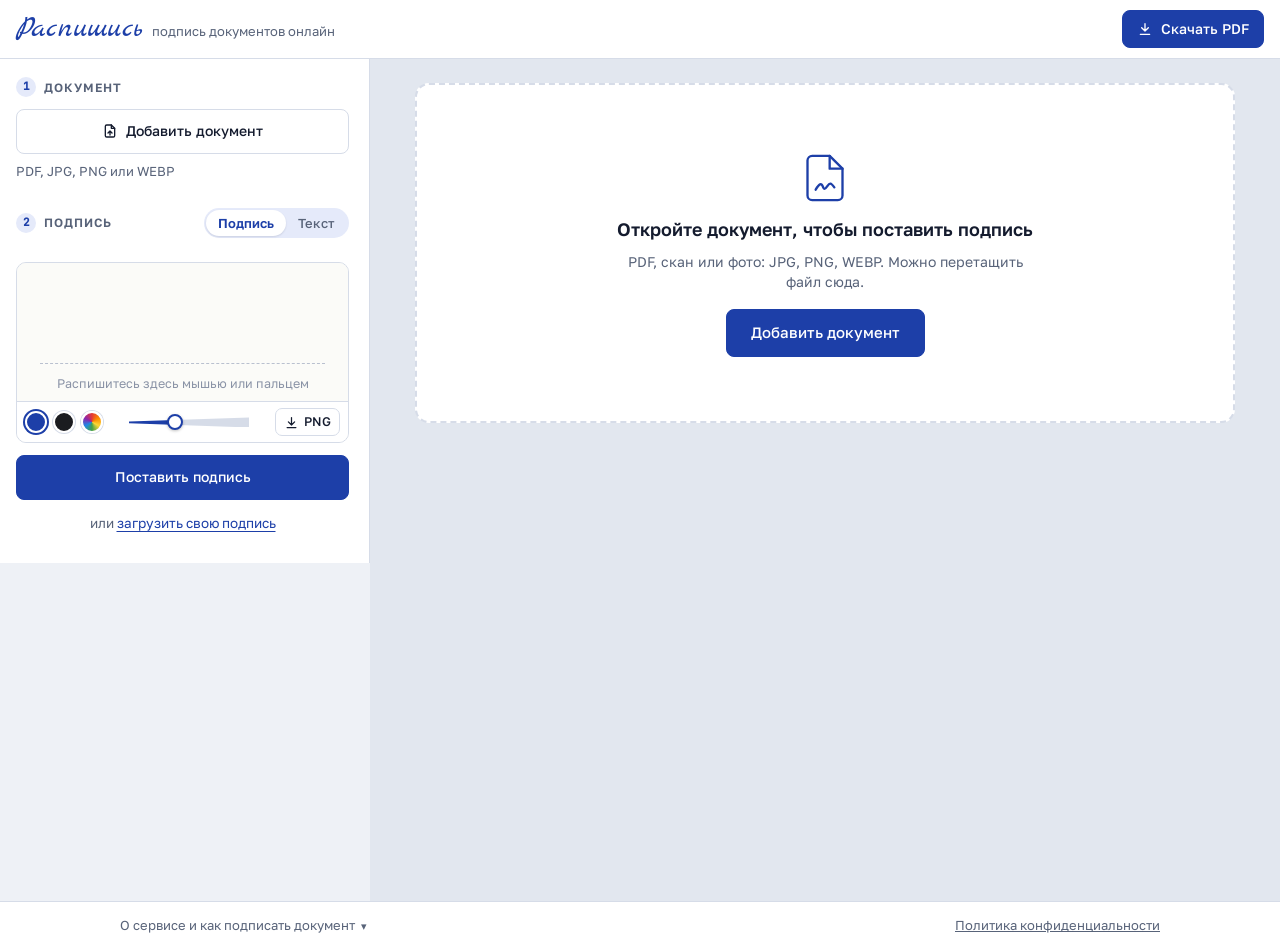
<file: podpisat-pdf/index.html>
<!doctype html>
<html lang="ru">
<head>
<meta charset="utf-8">
<meta name="viewport" content="width=device-width, initial-scale=1, viewport-fit=cover">
<!-- GitHub Pages не отдаёт свои заголовки, поэтому политика безопасности продублирована здесь -->
<meta http-equiv="Content-Security-Policy" content="default-src 'self'; script-src 'self'; style-src 'self' 'unsafe-inline'; img-src 'self' data: blob:; font-src 'self'; worker-src 'self' blob:; connect-src 'self' data: blob:; object-src 'none'; base-uri 'self'; form-action 'none'">
<title>Подписать PDF онлайн без программ и регистрации | Распишись</title>
<meta name="description" content="Как подписать PDF-файл онлайн без Adobe Acrobat и других программ: откройте PDF в браузере, поставьте подпись, дату и скачайте готовый файл. Бесплатно, на телефоне и компьютере.">
<link rel="canonical" href="https://raspishis.ru/podpisat-pdf/">
<meta name="robots" content="index, follow, max-image-preview:large">
<meta name="theme-color" content="#1d3fa8">
<meta property="og:type" content="website">
<meta property="og:site_name" content="Распишись">
<meta property="og:locale" content="ru_RU">
<meta property="og:title" content="Подписать PDF онлайн без программ и регистрации | Распишись">
<meta property="og:description" content="Как подписать PDF-файл онлайн без Adobe Acrobat и других программ: откройте PDF в браузере, поставьте подпись, дату и скачайте готовый файл. Бесплатно, на телефоне и компьютере.">
<meta property="og:url" content="https://raspishis.ru/podpisat-pdf/">
<meta property="og:image" content="https://raspishis.ru/og-image.png">
<meta property="og:image:width" content="1200">
<meta property="og:image:height" content="630">
<meta name="twitter:card" content="summary_large_image">
<link rel="icon" href="/favicon.ico" sizes="48x48">
<link rel="icon" href="/icon-192.png" type="image/png" sizes="192x192">
<link rel="apple-touch-icon" href="/apple-touch-icon.png">
<link rel="manifest" href="/site.webmanifest">
<link rel="preload" href="/assets/fonts/golos-text-400-cyrillic.woff2" as="font" type="font/woff2" crossorigin>
<link rel="preload" href="/assets/fonts/marck-script-400-cyrillic.woff2" as="font" type="font/woff2" crossorigin>
<link rel="stylesheet" href="/assets/fonts/fonts.css">
<link rel="stylesheet" href="/assets/app.css?v=97f20a74">
<link rel="prefetch" href="/assets/vendor/pdf-lib.min.js">
<link rel="prefetch" href="/assets/vendor/pdf.min.js">
<script type="application/ld+json">
{
 "@context": "https://schema.org",
 "@graph": [
  {
   "@type": "WebApplication",
   "name": "Распишись",
   "url": "https://raspishis.ru/",
   "description": "Подпишите PDF, скан или фото документа онлайн: распишитесь, добавьте ФИО и дату и скачайте подписанный PDF. Бесплатно, без регистрации, файл не уходит на сервер.",
   "applicationCategory": "BusinessApplication",
   "operatingSystem": "Any",
   "inLanguage": "ru",
   "offers": {
    "@type": "Offer",
    "price": "0",
    "priceCurrency": "RUB"
   }
  },
  {
   "@type": "WebPage",
   "@id": "https://raspishis.ru/podpisat-pdf/",
   "url": "https://raspishis.ru/podpisat-pdf/",
   "name": "Подписать PDF онлайн",
   "description": "Как подписать PDF-файл онлайн без Adobe Acrobat и других программ: откройте PDF в браузере, поставьте подпись, дату и скачайте готовый файл. Бесплатно, на телефоне и компьютере.",
   "inLanguage": "ru",
   "isPartOf": {
    "@type": "WebSite",
    "name": "Распишись",
    "url": "https://raspishis.ru/"
   }
  },
  {
   "@type": "BreadcrumbList",
   "itemListElement": [
    {
     "@type": "ListItem",
     "position": 1,
     "name": "Главная",
     "item": "https://raspishis.ru/"
    },
    {
     "@type": "ListItem",
     "position": 2,
     "name": "Подписать PDF",
     "item": "https://raspishis.ru/podpisat-pdf/"
    }
   ]
  }
 ]
}
</script>
</head>
<body>
<header class="top">
  <div class="brand"><b>Распишись</b><span>подпись документов онлайн</span></div>
  <div class="actions">
    <button class="btn primary" id="downloadBtn" type="button">
      <svg viewBox="0 0 24 24" fill="none" stroke="currentColor" stroke-width="2" stroke-linecap="round" stroke-linejoin="round"><path d="M12 4v11M7 10l5 5 5-5M5 20h14"/></svg>
      <span id="downloadLabel">Скачать<span class="hide-sm"> PDF</span></span><span class="badge" id="elCount" hidden>0</span>
    </button>
  </div>
</header>

<main class="app">
  <aside class="panel">
    <section class="block" aria-labelledby="h-doc">
      <h2 class="step-h" id="h-doc"><span class="num" aria-hidden="true">1</span>Документ</h2>
      <button type="button" class="btn wide doc-btn" id="openBtn3">
        <svg viewBox="0 0 24 24" fill="none" stroke="currentColor" stroke-width="2" stroke-linecap="round" stroke-linejoin="round" aria-hidden="true"><path d="M14 3H7a2 2 0 0 0-2 2v14a2 2 0 0 0 2 2h10a2 2 0 0 0 2-2V8z"/><path d="M14 3v5h5M12 18v-6M9 15l3-3 3 3"/></svg>
        <span id="docBtnLabel">Добавить документ</span>
      </button>
      <div class="doc-row">
        <span class="doc-name" id="stepDocName">PDF, JPG, PNG или WEBP</span>
        <button type="button" class="link-btn" id="closeDoc" hidden>Закрыть документ</button>
      </div>
    </section>

    <section class="block" aria-labelledby="h-sig">
      <div class="step-row">
        <h2 class="step-h" id="h-sig"><span class="num" aria-hidden="true">2</span>Подпись</h2>
        <div class="seg" role="tablist" aria-label="Что поставить">
          <button type="button" role="tab" id="tab-sig" data-mode="sig" aria-selected="true" aria-controls="mode-sig">Подпись</button>
          <button type="button" role="tab" id="tab-text" data-mode="text" aria-selected="false" aria-controls="mode-text">Текст</button>
        </div>
      </div>
      <div class="mode" id="mode-sig" role="tabpanel" aria-labelledby="tab-sig">
        <p class="mini-label" id="savedLabel" hidden>Мои подписи</p>
        <div class="saved" id="saved"></div>
        <div class="pad-card">
          <div class="pad-wrap">
            <div class="pad-top">
              <span class="pad-edit" id="padEdit" hidden>
                <button type="button" class="tool icon" id="undoBtn" title="Отменить последний штрих" aria-label="Отменить последний штрих"><svg viewBox="0 0 24 24" fill="none" stroke="currentColor" stroke-width="2" stroke-linecap="round" stroke-linejoin="round" aria-hidden="true"><path d="M9 14 4 9l5-5"/><path d="M4 9h10.5a5.5 5.5 0 0 1 0 11H11"/></svg></button>
                <button type="button" class="tool icon" id="clearBtn" title="Стереть подпись" aria-label="Стереть подпись"><svg viewBox="0 0 24 24" fill="none" stroke="currentColor" stroke-width="2" stroke-linecap="round" stroke-linejoin="round" aria-hidden="true"><path d="M4 7h16M10 11v6M14 11v6M5 7l1 12a2 2 0 0 0 2 2h8a2 2 0 0 0 2-2l1-12M9 7V4h6v3"/></svg></button>
              </span>
            </div>
            <span class="pad-hint" id="padHint">Распишитесь здесь мышью или пальцем</span>
            <canvas id="pad" aria-label="Поле для подписи"></canvas>
          </div>
          <div class="pad-bar">
            <div class="swatches" id="swatches" role="group" aria-label="Цвет чернил">
              <button type="button" class="swatch" data-ink="blue" aria-pressed="true" aria-label="Синие чернила" title="Синие чернила" style="background:var(--ink-blue)"></button>
              <button type="button" class="swatch" data-ink="black" aria-pressed="false" aria-label="Чёрные чернила" title="Чёрные чернила" style="background:var(--ink-black)"></button>
              <label class="swatch custom" data-ink="custom" aria-pressed="false" title="Любой цвет"><input type="color" class="ink-picker" id="inkPicker" value="#b3261e" aria-label="Выбрать любой цвет чернил"></label>
            </div>
            <label class="thick" title="Толщина линии">
              <input type="range" id="thick" min="1.2" max="5" step="0.1" value="2.6" aria-label="Толщина линии">
            </label>
            <button type="button" class="tool" id="downloadSig" title="Скачать подпись картинкой PNG с прозрачным фоном"><svg viewBox="0 0 24 24" fill="none" stroke="currentColor" stroke-width="2" stroke-linecap="round" stroke-linejoin="round" aria-hidden="true"><path d="M12 4v12M7 11l5 5 5-5M5 20h14"/></svg>PNG</button>
          </div>
        </div>

        <button type="button" class="btn primary wide" id="placeSig">Поставить подпись</button>
        <button type="button" class="upload-link" id="sigUploadBtn" title="Распишитесь на белом листе и сфотографируйте: фон уберётся автоматически"><span>или <u>загрузить свою подпись</u></span></button>
      </div>
      <div class="mode" id="mode-text" role="tabpanel" aria-labelledby="tab-text" hidden>
        <input class="input" id="textInput" type="text" placeholder="ФИО, дата или любой текст" maxlength="80" autocomplete="name" aria-label="Текст для документа">
        <p class="mini-label">Шрифт</p>
        <div class="fonts" id="fonts" role="radiogroup" aria-label="Шрифт">
          <button type="button" class="font-opt" role="radio" data-font="body" aria-checked="true" style="font-family:var(--font-body);font-size:17px">Иванов И. И.</button>
          <button type="button" class="font-opt" role="radio" data-font="marck" aria-checked="false" style="font-family:'Marck Script',cursive">Иванов И. И.</button>
          <button type="button" class="font-opt" role="radio" data-font="caveat" aria-checked="false" style="font-family:'Caveat',cursive;font-weight:600;font-size:23px">Иванов И. И.</button>
          <button type="button" class="font-opt" role="radio" data-font="bad" aria-checked="false" style="font-family:'Bad Script',cursive;font-size:18px">Иванов И. И.</button>
        </div>
        <div class="ink-row">
          <span class="mini-label">Цвет</span>
          <div class="swatches" role="group" aria-label="Цвет текста">
            <button type="button" class="swatch" data-ink="blue" aria-pressed="true" aria-label="Синий" title="Синий" style="background:var(--ink-blue)"></button>
            <button type="button" class="swatch" data-ink="black" aria-pressed="false" aria-label="Чёрный" title="Чёрный" style="background:var(--ink-black)"></button>
            <label class="swatch custom" data-ink="custom" aria-pressed="false" title="Любой цвет"><input type="color" class="ink-picker" value="#b3261e" aria-label="Выбрать любой цвет текста"></label>
          </div>
        </div>
        <button type="button" class="btn primary wide" id="placeText">Поставить текст</button>
      </div>
    </section>

    
  </aside>

  <section class="desk" id="desk" aria-label="Документ">
    <div class="empty" id="deskNote">
      <svg class="empty-icon" width="56" height="56" viewBox="0 0 48 48" fill="none" stroke="currentColor" stroke-width="2" stroke-linecap="round" stroke-linejoin="round" aria-hidden="true"><path d="M28 5H13a4 4 0 0 0-4 4v30a4 4 0 0 0 4 4h22a4 4 0 0 0 4-4V16z"/><path d="M28 5v11h11"/><path d="M16 34c3-5 5-6 6-3s2 3 4 0 3-3 6 1"/></svg>
      <p class="empty-title">Откройте документ, чтобы поставить подпись</p>
      <p class="empty-sub">PDF, скан или фото: JPG, PNG, WEBP. Можно перетащить файл сюда.</p>
      <button type="button" class="btn primary empty-btn" id="openBtn2">Добавить документ</button>
    </div>
    <div class="pages" id="pages"></div>
  </section>
</main>

<details class="about" id="about">
  <summary><span class="about-toggle">О сервисе и как подписать документ</span><a class="about-privacy" href="/privacy.html">Политика конфиденциальности</a></summary>
  <div class="about-inner">
    <div class="intro">
      <ol class="crumbs"><li><a href="/">Главная</a></li><li aria-current="page">Подписать PDF</li></ol>
      <h1>Подписать PDF онлайн</h1>
      <p class="lead">Поставьте подпись в PDF-файл без Adobe Acrobat и других программ. Откройте файл, распишитесь и скачайте подписанный PDF. Бесплатно и без регистрации.</p>
    </div>
      <h2>Как подписать PDF-файл</h2>
      <ol class="steps">
        <li><span><b>Откройте PDF</b>Нажмите «Добавить документ» или перетащите файл в окно. Подойдёт PDF любого размера, в том числе многостраничный.</span></li>
        <li><span><b>Распишитесь</b>Нарисуйте подпись в рамке слева или нажмите «Загрузить свою подпись», если она есть на фото. Подпись запомнится в разделе «Мои подписи».</span></li>
        <li><span><b>Поставьте подпись</b>Нажмите «Поставить подпись» и коснитесь места на странице. Подпись можно перетащить и изменить её размер за уголок.</span></li>
        <li><span><b>Скачайте PDF</b>Нажмите «Скачать PDF». Получится новый файл с пометкой «подписано», исходный текст и оформление сохранятся.</span></li>
      </ol>
      <h2>Подписать PDF без Adobe Acrobat</h2>
      <p>Обычно для подписи PDF ставят Adobe Acrobat или другую программу. Здесь ничего устанавливать не нужно: всё работает в браузере на Windows, macOS, Android и iPhone. Подпись встраивается в исходный PDF как изображение, поэтому текст документа остаётся текстом, его можно искать и копировать.</p>
      <h2>Защищённые PDF и длинные документы</h2>
      <p>Если PDF защищён от изменений, например банковская выписка, сервис всё равно поставит подпись: страницы будут сохранены как изображения. Документы на десятки страниц открываются без задержек.</p>
      <h2>Ваш документ остаётся у вас</h2>
      <p>Файл открывается и подписывается прямо в браузере на вашем телефоне или компьютере. Он не загружается на сервер, поэтому никто, кроме вас, его не увидит. Это важно для договоров, паспортных данных и финансовых документов.</p>
  </div>
  <footer class="footer">
    <nav aria-label="Разделы сайта"><a href="/">Подписать документ</a> <a href="/podpisat-pdf/" aria-current="page">Подписать PDF</a> <a href="/sozdat-podpis/">Создать подпись</a> <a href="/podpisat-dogovor/">Подписать договор</a> <a href="/podpisat-akt/">Подписать акт</a> <a href="/podpisat-skan/">Подписать скан или фото</a></nav>
    <span>© 2026 Распишись. Все права защищены.</span>
    <span>Шрифты: Golos Text, Marck Script, Caveat, Bad Script, JetBrains Mono (SIL OFL)</span>
  </footer>
</details>


<div class="placing-bar" id="placingBar" hidden><span>Нажмите на страницу, куда поставить</span><button type="button" id="cancelPlace">Отмена</button></div>
<img class="ghost" id="ghost" alt="" hidden>
<div class="toast" id="toast" role="status" aria-live="polite"></div>
<input type="file" id="fileInput" accept="application/pdf,.pdf,image/png,image/jpeg,image/webp" hidden>
<input type="file" id="sigFileInput" accept="image/png,image/jpeg,image/webp" hidden>

<script src="/assets/app.js?v=7998ba03"></script>
<script src="/assets/sw-register.js"></script>
</body>
</html>
</file>
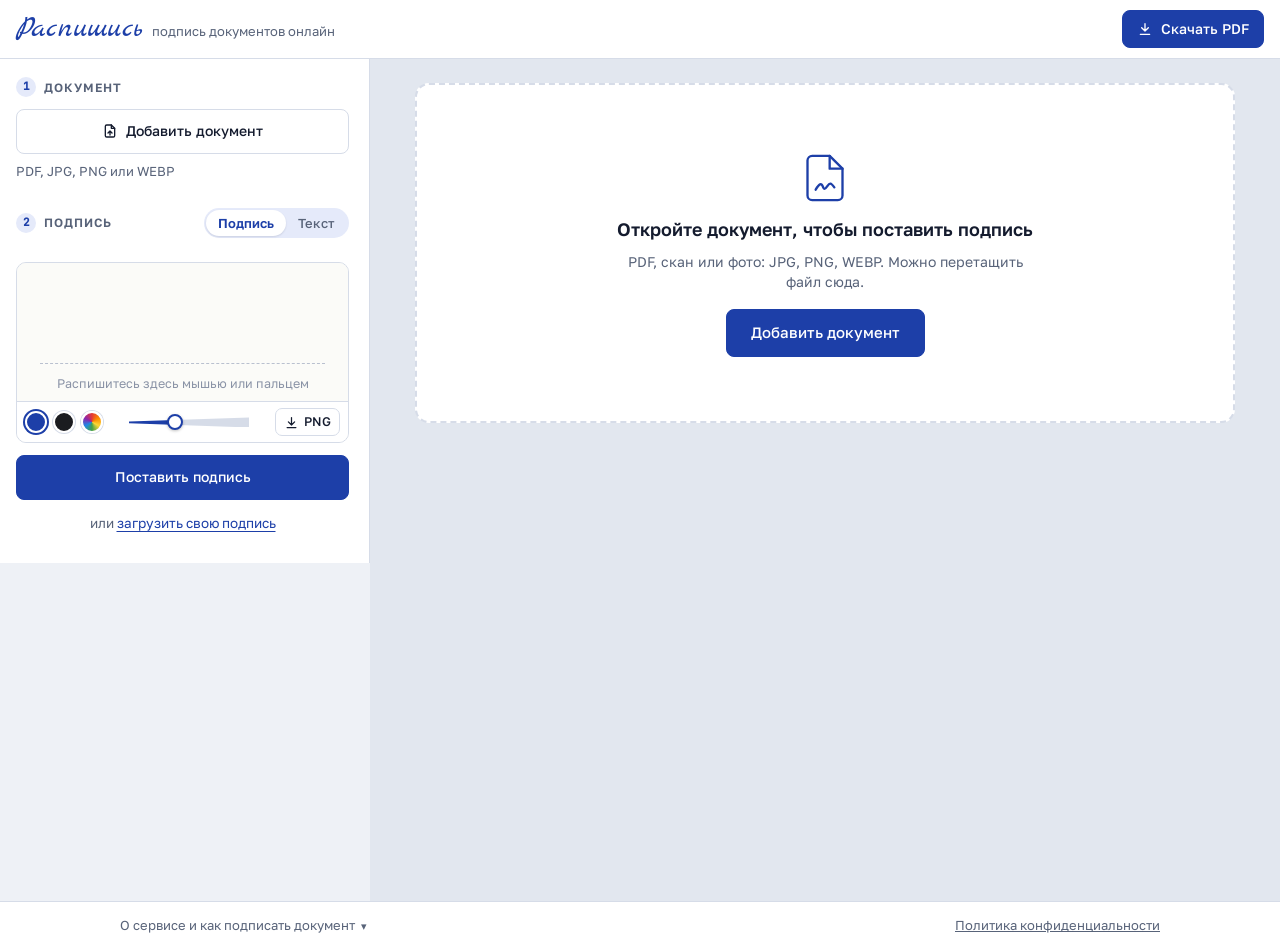
<file: podpisat-skan/index.html>
<!doctype html>
<html lang="ru">
<head>
<meta charset="utf-8">
<meta name="viewport" content="width=device-width, initial-scale=1, viewport-fit=cover">
<!-- GitHub Pages не отдаёт свои заголовки, поэтому политика безопасности продублирована здесь -->
<meta http-equiv="Content-Security-Policy" content="default-src 'self'; script-src 'self'; style-src 'self' 'unsafe-inline'; img-src 'self' data: blob:; font-src 'self'; worker-src 'self' blob:; connect-src 'self' data: blob:; object-src 'none'; base-uri 'self'; form-action 'none'">
<title>Подписать скан или фото документа онлайн | Распишись</title>
<meta name="description" content="Поставьте подпись на скан или фото документа с телефона: JPG, PNG или WEBP. Подпись, дата и текст, результат в PDF. Бесплатно и без регистрации.">
<link rel="canonical" href="https://raspishis.ru/podpisat-skan/">
<meta name="robots" content="index, follow, max-image-preview:large">
<meta name="theme-color" content="#1d3fa8">
<meta property="og:type" content="website">
<meta property="og:site_name" content="Распишись">
<meta property="og:locale" content="ru_RU">
<meta property="og:title" content="Подписать скан или фото документа онлайн | Распишись">
<meta property="og:description" content="Поставьте подпись на скан или фото документа с телефона: JPG, PNG или WEBP. Подпись, дата и текст, результат в PDF. Бесплатно и без регистрации.">
<meta property="og:url" content="https://raspishis.ru/podpisat-skan/">
<meta property="og:image" content="https://raspishis.ru/og-image.png">
<meta property="og:image:width" content="1200">
<meta property="og:image:height" content="630">
<meta name="twitter:card" content="summary_large_image">
<link rel="icon" href="/favicon.ico" sizes="48x48">
<link rel="icon" href="/icon-192.png" type="image/png" sizes="192x192">
<link rel="apple-touch-icon" href="/apple-touch-icon.png">
<link rel="manifest" href="/site.webmanifest">
<link rel="preload" href="/assets/fonts/golos-text-400-cyrillic.woff2" as="font" type="font/woff2" crossorigin>
<link rel="preload" href="/assets/fonts/marck-script-400-cyrillic.woff2" as="font" type="font/woff2" crossorigin>
<link rel="stylesheet" href="/assets/fonts/fonts.css">
<link rel="stylesheet" href="/assets/app.css?v=97f20a74">
<link rel="prefetch" href="/assets/vendor/pdf-lib.min.js">
<link rel="prefetch" href="/assets/vendor/pdf.min.js">
<script type="application/ld+json">
{
 "@context": "https://schema.org",
 "@graph": [
  {
   "@type": "WebApplication",
   "name": "Распишись",
   "url": "https://raspishis.ru/",
   "description": "Подпишите PDF, скан или фото документа онлайн: распишитесь, добавьте ФИО и дату и скачайте подписанный PDF. Бесплатно, без регистрации, файл не уходит на сервер.",
   "applicationCategory": "BusinessApplication",
   "operatingSystem": "Any",
   "inLanguage": "ru",
   "offers": {
    "@type": "Offer",
    "price": "0",
    "priceCurrency": "RUB"
   }
  },
  {
   "@type": "WebPage",
   "@id": "https://raspishis.ru/podpisat-skan/",
   "url": "https://raspishis.ru/podpisat-skan/",
   "name": "Подписать скан или фото документа",
   "description": "Поставьте подпись на скан или фото документа с телефона: JPG, PNG или WEBP. Подпись, дата и текст, результат в PDF. Бесплатно и без регистрации.",
   "inLanguage": "ru",
   "isPartOf": {
    "@type": "WebSite",
    "name": "Распишись",
    "url": "https://raspishis.ru/"
   }
  },
  {
   "@type": "BreadcrumbList",
   "itemListElement": [
    {
     "@type": "ListItem",
     "position": 1,
     "name": "Главная",
     "item": "https://raspishis.ru/"
    },
    {
     "@type": "ListItem",
     "position": 2,
     "name": "Подписать скан или фото",
     "item": "https://raspishis.ru/podpisat-skan/"
    }
   ]
  }
 ]
}
</script>
</head>
<body>
<header class="top">
  <div class="brand"><b>Распишись</b><span>подпись документов онлайн</span></div>
  <div class="actions">
    <button class="btn primary" id="downloadBtn" type="button">
      <svg viewBox="0 0 24 24" fill="none" stroke="currentColor" stroke-width="2" stroke-linecap="round" stroke-linejoin="round"><path d="M12 4v11M7 10l5 5 5-5M5 20h14"/></svg>
      <span id="downloadLabel">Скачать<span class="hide-sm"> PDF</span></span><span class="badge" id="elCount" hidden>0</span>
    </button>
  </div>
</header>

<main class="app">
  <aside class="panel">
    <section class="block" aria-labelledby="h-doc">
      <h2 class="step-h" id="h-doc"><span class="num" aria-hidden="true">1</span>Документ</h2>
      <button type="button" class="btn wide doc-btn" id="openBtn3">
        <svg viewBox="0 0 24 24" fill="none" stroke="currentColor" stroke-width="2" stroke-linecap="round" stroke-linejoin="round" aria-hidden="true"><path d="M14 3H7a2 2 0 0 0-2 2v14a2 2 0 0 0 2 2h10a2 2 0 0 0 2-2V8z"/><path d="M14 3v5h5M12 18v-6M9 15l3-3 3 3"/></svg>
        <span id="docBtnLabel">Добавить документ</span>
      </button>
      <div class="doc-row">
        <span class="doc-name" id="stepDocName">PDF, JPG, PNG или WEBP</span>
        <button type="button" class="link-btn" id="closeDoc" hidden>Закрыть документ</button>
      </div>
    </section>

    <section class="block" aria-labelledby="h-sig">
      <div class="step-row">
        <h2 class="step-h" id="h-sig"><span class="num" aria-hidden="true">2</span>Подпись</h2>
        <div class="seg" role="tablist" aria-label="Что поставить">
          <button type="button" role="tab" id="tab-sig" data-mode="sig" aria-selected="true" aria-controls="mode-sig">Подпись</button>
          <button type="button" role="tab" id="tab-text" data-mode="text" aria-selected="false" aria-controls="mode-text">Текст</button>
        </div>
      </div>
      <div class="mode" id="mode-sig" role="tabpanel" aria-labelledby="tab-sig">
        <p class="mini-label" id="savedLabel" hidden>Мои подписи</p>
        <div class="saved" id="saved"></div>
        <div class="pad-card">
          <div class="pad-wrap">
            <div class="pad-top">
              <span class="pad-edit" id="padEdit" hidden>
                <button type="button" class="tool icon" id="undoBtn" title="Отменить последний штрих" aria-label="Отменить последний штрих"><svg viewBox="0 0 24 24" fill="none" stroke="currentColor" stroke-width="2" stroke-linecap="round" stroke-linejoin="round" aria-hidden="true"><path d="M9 14 4 9l5-5"/><path d="M4 9h10.5a5.5 5.5 0 0 1 0 11H11"/></svg></button>
                <button type="button" class="tool icon" id="clearBtn" title="Стереть подпись" aria-label="Стереть подпись"><svg viewBox="0 0 24 24" fill="none" stroke="currentColor" stroke-width="2" stroke-linecap="round" stroke-linejoin="round" aria-hidden="true"><path d="M4 7h16M10 11v6M14 11v6M5 7l1 12a2 2 0 0 0 2 2h8a2 2 0 0 0 2-2l1-12M9 7V4h6v3"/></svg></button>
              </span>
            </div>
            <span class="pad-hint" id="padHint">Распишитесь здесь мышью или пальцем</span>
            <canvas id="pad" aria-label="Поле для подписи"></canvas>
          </div>
          <div class="pad-bar">
            <div class="swatches" id="swatches" role="group" aria-label="Цвет чернил">
              <button type="button" class="swatch" data-ink="blue" aria-pressed="true" aria-label="Синие чернила" title="Синие чернила" style="background:var(--ink-blue)"></button>
              <button type="button" class="swatch" data-ink="black" aria-pressed="false" aria-label="Чёрные чернила" title="Чёрные чернила" style="background:var(--ink-black)"></button>
              <label class="swatch custom" data-ink="custom" aria-pressed="false" title="Любой цвет"><input type="color" class="ink-picker" id="inkPicker" value="#b3261e" aria-label="Выбрать любой цвет чернил"></label>
            </div>
            <label class="thick" title="Толщина линии">
              <input type="range" id="thick" min="1.2" max="5" step="0.1" value="2.6" aria-label="Толщина линии">
            </label>
            <button type="button" class="tool" id="downloadSig" title="Скачать подпись картинкой PNG с прозрачным фоном"><svg viewBox="0 0 24 24" fill="none" stroke="currentColor" stroke-width="2" stroke-linecap="round" stroke-linejoin="round" aria-hidden="true"><path d="M12 4v12M7 11l5 5 5-5M5 20h14"/></svg>PNG</button>
          </div>
        </div>

        <button type="button" class="btn primary wide" id="placeSig">Поставить подпись</button>
        <button type="button" class="upload-link" id="sigUploadBtn" title="Распишитесь на белом листе и сфотографируйте: фон уберётся автоматически"><span>или <u>загрузить свою подпись</u></span></button>
      </div>
      <div class="mode" id="mode-text" role="tabpanel" aria-labelledby="tab-text" hidden>
        <input class="input" id="textInput" type="text" placeholder="ФИО, дата или любой текст" maxlength="80" autocomplete="name" aria-label="Текст для документа">
        <p class="mini-label">Шрифт</p>
        <div class="fonts" id="fonts" role="radiogroup" aria-label="Шрифт">
          <button type="button" class="font-opt" role="radio" data-font="body" aria-checked="true" style="font-family:var(--font-body);font-size:17px">Иванов И. И.</button>
          <button type="button" class="font-opt" role="radio" data-font="marck" aria-checked="false" style="font-family:'Marck Script',cursive">Иванов И. И.</button>
          <button type="button" class="font-opt" role="radio" data-font="caveat" aria-checked="false" style="font-family:'Caveat',cursive;font-weight:600;font-size:23px">Иванов И. И.</button>
          <button type="button" class="font-opt" role="radio" data-font="bad" aria-checked="false" style="font-family:'Bad Script',cursive;font-size:18px">Иванов И. И.</button>
        </div>
        <div class="ink-row">
          <span class="mini-label">Цвет</span>
          <div class="swatches" role="group" aria-label="Цвет текста">
            <button type="button" class="swatch" data-ink="blue" aria-pressed="true" aria-label="Синий" title="Синий" style="background:var(--ink-blue)"></button>
            <button type="button" class="swatch" data-ink="black" aria-pressed="false" aria-label="Чёрный" title="Чёрный" style="background:var(--ink-black)"></button>
            <label class="swatch custom" data-ink="custom" aria-pressed="false" title="Любой цвет"><input type="color" class="ink-picker" value="#b3261e" aria-label="Выбрать любой цвет текста"></label>
          </div>
        </div>
        <button type="button" class="btn primary wide" id="placeText">Поставить текст</button>
      </div>
    </section>

    
  </aside>

  <section class="desk" id="desk" aria-label="Документ">
    <div class="empty" id="deskNote">
      <svg class="empty-icon" width="56" height="56" viewBox="0 0 48 48" fill="none" stroke="currentColor" stroke-width="2" stroke-linecap="round" stroke-linejoin="round" aria-hidden="true"><path d="M28 5H13a4 4 0 0 0-4 4v30a4 4 0 0 0 4 4h22a4 4 0 0 0 4-4V16z"/><path d="M28 5v11h11"/><path d="M16 34c3-5 5-6 6-3s2 3 4 0 3-3 6 1"/></svg>
      <p class="empty-title">Откройте документ, чтобы поставить подпись</p>
      <p class="empty-sub">PDF, скан или фото: JPG, PNG, WEBP. Можно перетащить файл сюда.</p>
      <button type="button" class="btn primary empty-btn" id="openBtn2">Добавить документ</button>
    </div>
    <div class="pages" id="pages"></div>
  </section>
</main>

<details class="about" id="about">
  <summary><span class="about-toggle">О сервисе и как подписать документ</span><a class="about-privacy" href="/privacy.html">Политика конфиденциальности</a></summary>
  <div class="about-inner">
    <div class="intro">
      <ol class="crumbs"><li><a href="/">Главная</a></li><li aria-current="page">Подписать скан или фото</li></ol>
      <h1>Подписать скан или фото документа</h1>
      <p class="lead">Сфотографируйте документ на телефон или откройте скан, поставьте подпись, дату и текст и скачайте результат в PDF.</p>
    </div>
      <h2>Как подписать фото документа</h2>
      <ol class="steps">
        <li><span><b>Сфотографируйте документ</b>Положите лист на ровную тёмную поверхность и снимайте сверху при хорошем свете. Подойдёт и готовый скан в JPG, PNG или WEBP.</span></li>
        <li><span><b>Откройте фото</b>Нажмите «Добавить документ» и выберите снимок из галереи или файлов.</span></li>
        <li><span><b>Подпишите</b>Распишитесь пальцем в рамке, нажмите «Поставить подпись» и коснитесь нужного места.</span></li>
        <li><span><b>Скачайте PDF</b>Документ сохранится в PDF стандартного размера, его удобно отправить или распечатать.</span></li>
      </ol>
      <h2>Подписать с телефона</h2>
      <p>Сервис работает в браузере Android и iPhone без установки приложения. Расписываться пальцем удобно прямо на экране, а подпись можно растянуть или уменьшить за уголок. Чтобы открывать сервис в одно касание, добавьте сайт на главный экран: в Safari через «Поделиться» → «На экран Домой», в Chrome через меню «Установить приложение».</p>
      <h2>Ваш документ остаётся у вас</h2>
      <p>Файл открывается и подписывается прямо в браузере на вашем телефоне или компьютере. Он не загружается на сервер, поэтому никто, кроме вас, его не увидит. Это важно для договоров, паспортных данных и финансовых документов.</p>
  </div>
  <footer class="footer">
    <nav aria-label="Разделы сайта"><a href="/">Подписать документ</a> <a href="/podpisat-pdf/">Подписать PDF</a> <a href="/sozdat-podpis/">Создать подпись</a> <a href="/podpisat-dogovor/">Подписать договор</a> <a href="/podpisat-akt/">Подписать акт</a> <a href="/podpisat-skan/" aria-current="page">Подписать скан или фото</a></nav>
    <span>© 2026 Распишись. Все права защищены.</span>
    <span>Шрифты: Golos Text, Marck Script, Caveat, Bad Script, JetBrains Mono (SIL OFL)</span>
  </footer>
</details>


<div class="placing-bar" id="placingBar" hidden><span>Нажмите на страницу, куда поставить</span><button type="button" id="cancelPlace">Отмена</button></div>
<img class="ghost" id="ghost" alt="" hidden>
<div class="toast" id="toast" role="status" aria-live="polite"></div>
<input type="file" id="fileInput" accept="application/pdf,.pdf,image/png,image/jpeg,image/webp" hidden>
<input type="file" id="sigFileInput" accept="image/png,image/jpeg,image/webp" hidden>

<script src="/assets/app.js?v=7998ba03"></script>
<script src="/assets/sw-register.js"></script>
</body>
</html>
</file>
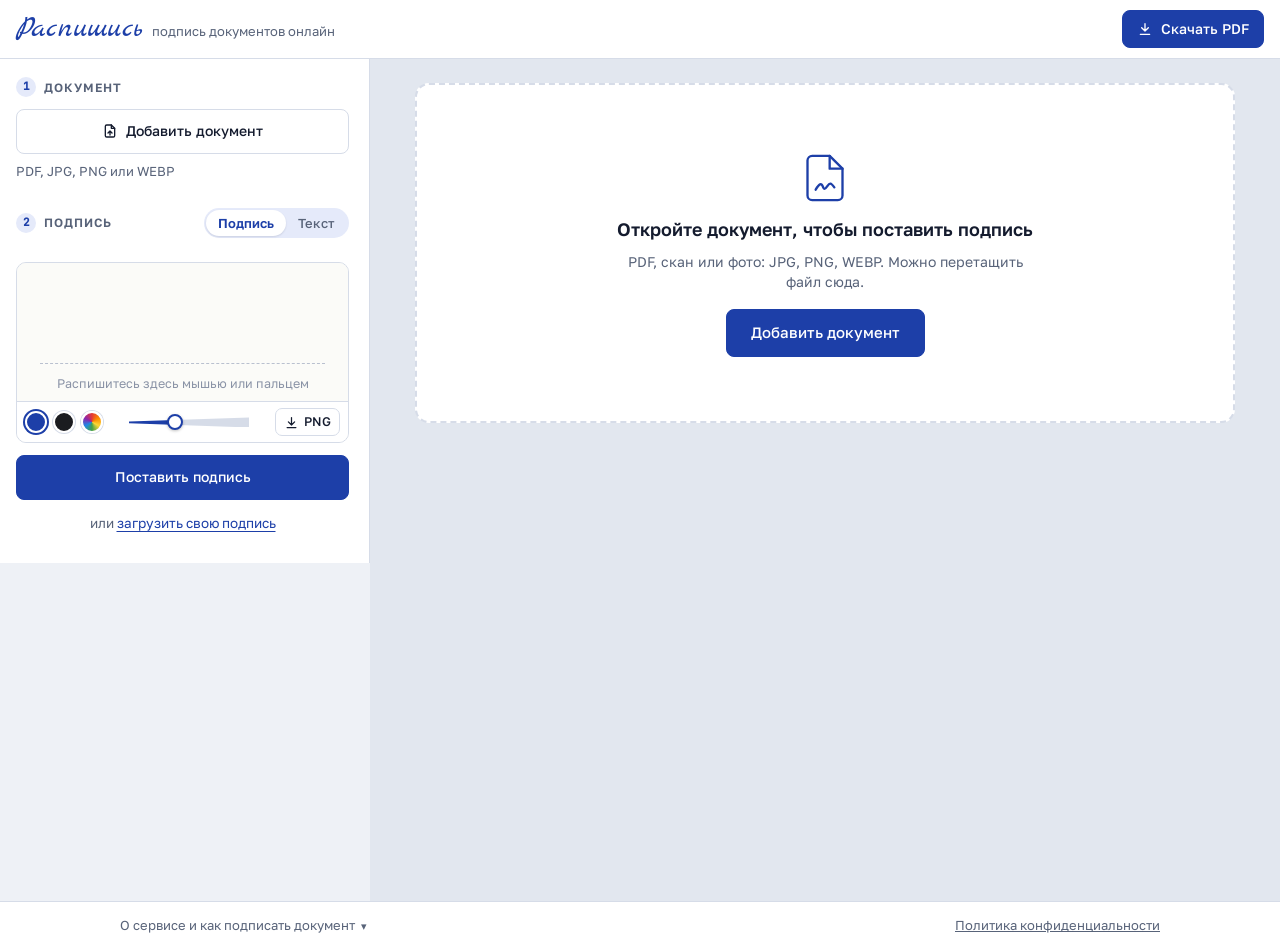
<file: sozdat-podpis/index.html>
<!doctype html>
<html lang="ru">
<head>
<meta charset="utf-8">
<meta name="viewport" content="width=device-width, initial-scale=1, viewport-fit=cover">
<!-- GitHub Pages не отдаёт свои заголовки, поэтому политика безопасности продублирована здесь -->
<meta http-equiv="Content-Security-Policy" content="default-src 'self'; script-src 'self'; style-src 'self' 'unsafe-inline'; img-src 'self' data: blob:; font-src 'self'; worker-src 'self' blob:; connect-src 'self' data: blob:; object-src 'none'; base-uri 'self'; form-action 'none'">
<title>Создать подпись онлайн и скачать PNG с прозрачным фоном | Распишись</title>
<meta name="description" content="Генератор подписи онлайн: нарисуйте подпись мышью или пальцем или загрузите её фото и скачайте подпись в PNG с прозрачным фоном.">
<link rel="canonical" href="https://raspishis.ru/sozdat-podpis/">
<meta name="robots" content="index, follow, max-image-preview:large">
<meta name="theme-color" content="#1d3fa8">
<meta property="og:type" content="website">
<meta property="og:site_name" content="Распишись">
<meta property="og:locale" content="ru_RU">
<meta property="og:title" content="Создать подпись онлайн и скачать PNG с прозрачным фоном | Распишись">
<meta property="og:description" content="Генератор подписи онлайн: нарисуйте подпись мышью или пальцем или загрузите её фото и скачайте подпись в PNG с прозрачным фоном.">
<meta property="og:url" content="https://raspishis.ru/sozdat-podpis/">
<meta property="og:image" content="https://raspishis.ru/og-image.png">
<meta property="og:image:width" content="1200">
<meta property="og:image:height" content="630">
<meta name="twitter:card" content="summary_large_image">
<link rel="icon" href="/favicon.ico" sizes="48x48">
<link rel="icon" href="/icon-192.png" type="image/png" sizes="192x192">
<link rel="apple-touch-icon" href="/apple-touch-icon.png">
<link rel="manifest" href="/site.webmanifest">
<link rel="preload" href="/assets/fonts/golos-text-400-cyrillic.woff2" as="font" type="font/woff2" crossorigin>
<link rel="preload" href="/assets/fonts/marck-script-400-cyrillic.woff2" as="font" type="font/woff2" crossorigin>
<link rel="stylesheet" href="/assets/fonts/fonts.css">
<link rel="stylesheet" href="/assets/app.css?v=97f20a74">
<link rel="prefetch" href="/assets/vendor/pdf-lib.min.js">
<link rel="prefetch" href="/assets/vendor/pdf.min.js">
<script type="application/ld+json">
{
 "@context": "https://schema.org",
 "@graph": [
  {
   "@type": "WebApplication",
   "name": "Распишись",
   "url": "https://raspishis.ru/",
   "description": "Подпишите PDF, скан или фото документа онлайн: распишитесь, добавьте ФИО и дату и скачайте подписанный PDF. Бесплатно, без регистрации, файл не уходит на сервер.",
   "applicationCategory": "BusinessApplication",
   "operatingSystem": "Any",
   "inLanguage": "ru",
   "offers": {
    "@type": "Offer",
    "price": "0",
    "priceCurrency": "RUB"
   }
  },
  {
   "@type": "WebPage",
   "@id": "https://raspishis.ru/sozdat-podpis/",
   "url": "https://raspishis.ru/sozdat-podpis/",
   "name": "Создать подпись онлайн",
   "description": "Генератор подписи онлайн: нарисуйте подпись мышью или пальцем или загрузите её фото и скачайте подпись в PNG с прозрачным фоном.",
   "inLanguage": "ru",
   "isPartOf": {
    "@type": "WebSite",
    "name": "Распишись",
    "url": "https://raspishis.ru/"
   }
  },
  {
   "@type": "BreadcrumbList",
   "itemListElement": [
    {
     "@type": "ListItem",
     "position": 1,
     "name": "Главная",
     "item": "https://raspishis.ru/"
    },
    {
     "@type": "ListItem",
     "position": 2,
     "name": "Создать подпись",
     "item": "https://raspishis.ru/sozdat-podpis/"
    }
   ]
  }
 ]
}
</script>
</head>
<body>
<header class="top">
  <div class="brand"><b>Распишись</b><span>подпись документов онлайн</span></div>
  <div class="actions">
    <button class="btn primary" id="downloadBtn" type="button">
      <svg viewBox="0 0 24 24" fill="none" stroke="currentColor" stroke-width="2" stroke-linecap="round" stroke-linejoin="round"><path d="M12 4v11M7 10l5 5 5-5M5 20h14"/></svg>
      <span id="downloadLabel">Скачать<span class="hide-sm"> PDF</span></span><span class="badge" id="elCount" hidden>0</span>
    </button>
  </div>
</header>

<main class="app">
  <aside class="panel">
    <section class="block" aria-labelledby="h-doc">
      <h2 class="step-h" id="h-doc"><span class="num" aria-hidden="true">1</span>Документ</h2>
      <button type="button" class="btn wide doc-btn" id="openBtn3">
        <svg viewBox="0 0 24 24" fill="none" stroke="currentColor" stroke-width="2" stroke-linecap="round" stroke-linejoin="round" aria-hidden="true"><path d="M14 3H7a2 2 0 0 0-2 2v14a2 2 0 0 0 2 2h10a2 2 0 0 0 2-2V8z"/><path d="M14 3v5h5M12 18v-6M9 15l3-3 3 3"/></svg>
        <span id="docBtnLabel">Добавить документ</span>
      </button>
      <div class="doc-row">
        <span class="doc-name" id="stepDocName">PDF, JPG, PNG или WEBP</span>
        <button type="button" class="link-btn" id="closeDoc" hidden>Закрыть документ</button>
      </div>
    </section>

    <section class="block" aria-labelledby="h-sig">
      <div class="step-row">
        <h2 class="step-h" id="h-sig"><span class="num" aria-hidden="true">2</span>Подпись</h2>
        <div class="seg" role="tablist" aria-label="Что поставить">
          <button type="button" role="tab" id="tab-sig" data-mode="sig" aria-selected="true" aria-controls="mode-sig">Подпись</button>
          <button type="button" role="tab" id="tab-text" data-mode="text" aria-selected="false" aria-controls="mode-text">Текст</button>
        </div>
      </div>
      <div class="mode" id="mode-sig" role="tabpanel" aria-labelledby="tab-sig">
        <p class="mini-label" id="savedLabel" hidden>Мои подписи</p>
        <div class="saved" id="saved"></div>
        <div class="pad-card">
          <div class="pad-wrap">
            <div class="pad-top">
              <span class="pad-edit" id="padEdit" hidden>
                <button type="button" class="tool icon" id="undoBtn" title="Отменить последний штрих" aria-label="Отменить последний штрих"><svg viewBox="0 0 24 24" fill="none" stroke="currentColor" stroke-width="2" stroke-linecap="round" stroke-linejoin="round" aria-hidden="true"><path d="M9 14 4 9l5-5"/><path d="M4 9h10.5a5.5 5.5 0 0 1 0 11H11"/></svg></button>
                <button type="button" class="tool icon" id="clearBtn" title="Стереть подпись" aria-label="Стереть подпись"><svg viewBox="0 0 24 24" fill="none" stroke="currentColor" stroke-width="2" stroke-linecap="round" stroke-linejoin="round" aria-hidden="true"><path d="M4 7h16M10 11v6M14 11v6M5 7l1 12a2 2 0 0 0 2 2h8a2 2 0 0 0 2-2l1-12M9 7V4h6v3"/></svg></button>
              </span>
            </div>
            <span class="pad-hint" id="padHint">Распишитесь здесь мышью или пальцем</span>
            <canvas id="pad" aria-label="Поле для подписи"></canvas>
          </div>
          <div class="pad-bar">
            <div class="swatches" id="swatches" role="group" aria-label="Цвет чернил">
              <button type="button" class="swatch" data-ink="blue" aria-pressed="true" aria-label="Синие чернила" title="Синие чернила" style="background:var(--ink-blue)"></button>
              <button type="button" class="swatch" data-ink="black" aria-pressed="false" aria-label="Чёрные чернила" title="Чёрные чернила" style="background:var(--ink-black)"></button>
              <label class="swatch custom" data-ink="custom" aria-pressed="false" title="Любой цвет"><input type="color" class="ink-picker" id="inkPicker" value="#b3261e" aria-label="Выбрать любой цвет чернил"></label>
            </div>
            <label class="thick" title="Толщина линии">
              <input type="range" id="thick" min="1.2" max="5" step="0.1" value="2.6" aria-label="Толщина линии">
            </label>
            <button type="button" class="tool" id="downloadSig" title="Скачать подпись картинкой PNG с прозрачным фоном"><svg viewBox="0 0 24 24" fill="none" stroke="currentColor" stroke-width="2" stroke-linecap="round" stroke-linejoin="round" aria-hidden="true"><path d="M12 4v12M7 11l5 5 5-5M5 20h14"/></svg>PNG</button>
          </div>
        </div>

        <button type="button" class="btn primary wide" id="placeSig">Поставить подпись</button>
        <button type="button" class="upload-link" id="sigUploadBtn" title="Распишитесь на белом листе и сфотографируйте: фон уберётся автоматически"><span>или <u>загрузить свою подпись</u></span></button>
      </div>
      <div class="mode" id="mode-text" role="tabpanel" aria-labelledby="tab-text" hidden>
        <input class="input" id="textInput" type="text" placeholder="ФИО, дата или любой текст" maxlength="80" autocomplete="name" aria-label="Текст для документа">
        <p class="mini-label">Шрифт</p>
        <div class="fonts" id="fonts" role="radiogroup" aria-label="Шрифт">
          <button type="button" class="font-opt" role="radio" data-font="body" aria-checked="true" style="font-family:var(--font-body);font-size:17px">Иванов И. И.</button>
          <button type="button" class="font-opt" role="radio" data-font="marck" aria-checked="false" style="font-family:'Marck Script',cursive">Иванов И. И.</button>
          <button type="button" class="font-opt" role="radio" data-font="caveat" aria-checked="false" style="font-family:'Caveat',cursive;font-weight:600;font-size:23px">Иванов И. И.</button>
          <button type="button" class="font-opt" role="radio" data-font="bad" aria-checked="false" style="font-family:'Bad Script',cursive;font-size:18px">Иванов И. И.</button>
        </div>
        <div class="ink-row">
          <span class="mini-label">Цвет</span>
          <div class="swatches" role="group" aria-label="Цвет текста">
            <button type="button" class="swatch" data-ink="blue" aria-pressed="true" aria-label="Синий" title="Синий" style="background:var(--ink-blue)"></button>
            <button type="button" class="swatch" data-ink="black" aria-pressed="false" aria-label="Чёрный" title="Чёрный" style="background:var(--ink-black)"></button>
            <label class="swatch custom" data-ink="custom" aria-pressed="false" title="Любой цвет"><input type="color" class="ink-picker" value="#b3261e" aria-label="Выбрать любой цвет текста"></label>
          </div>
        </div>
        <button type="button" class="btn primary wide" id="placeText">Поставить текст</button>
      </div>
    </section>

    
  </aside>

  <section class="desk" id="desk" aria-label="Документ">
    <div class="empty" id="deskNote">
      <svg class="empty-icon" width="56" height="56" viewBox="0 0 48 48" fill="none" stroke="currentColor" stroke-width="2" stroke-linecap="round" stroke-linejoin="round" aria-hidden="true"><path d="M28 5H13a4 4 0 0 0-4 4v30a4 4 0 0 0 4 4h22a4 4 0 0 0 4-4V16z"/><path d="M28 5v11h11"/><path d="M16 34c3-5 5-6 6-3s2 3 4 0 3-3 6 1"/></svg>
      <p class="empty-title">Откройте документ, чтобы поставить подпись</p>
      <p class="empty-sub">PDF, скан или фото: JPG, PNG, WEBP. Можно перетащить файл сюда.</p>
      <button type="button" class="btn primary empty-btn" id="openBtn2">Добавить документ</button>
    </div>
    <div class="pages" id="pages"></div>
  </section>
</main>

<details class="about" id="about">
  <summary><span class="about-toggle">О сервисе и как подписать документ</span><a class="about-privacy" href="/privacy.html">Политика конфиденциальности</a></summary>
  <div class="about-inner">
    <div class="intro">
      <ol class="crumbs"><li><a href="/">Главная</a></li><li aria-current="page">Создать подпись</li></ol>
      <h1>Создать подпись онлайн</h1>
      <p class="lead">Нарисуйте подпись мышью или пальцем или сфотографируйте свою подпись на бумаге. Скачайте её в PNG с прозрачным фоном или сразу поставьте на документ.</p>
    </div>
      <h2>Как сделать подпись онлайн</h2>
      <ol class="steps">
        <li><span><b>Выберите способ</b>Распишитесь в рамке от руки или нажмите «Загрузить свою подпись», чтобы взять её с фото на бумаге.</span></li>
        <li><span><b>Настройте вид</b>Выберите цвет чернил и толщину линии. Если рисуете пальцем, расписывайтесь крупно: подпись уменьшится без потери качества.</span></li>
        <li><span><b>Скачайте PNG</b>Нажмите кнопку «PNG» под полем для подписи. Файл подойдёт для Word, Google Документов, презентаций и электронных писем.</span></li>
      </ol>
      <h2>Подпись с фото: фон убирается автоматически</h2>
      <p>Распишитесь на белом листе и сфотографируйте его при хорошем освещении. Сервис уберёт бумагу и оставит только линии подписи на прозрачном фоне. Так получается самая похожая на настоящую подпись. Таким же способом можно сделать прозрачное изображение печати.</p>
      <h2>Куда вставить готовую подпись</h2>
      <p>PNG с прозрачным фоном ложится поверх текста и линий без белого прямоугольника. В Word вставьте его через «Вставка → Рисунки» и выберите обтекание «Перед текстом». Для PDF удобнее сразу поставить подпись здесь же: нажмите «Поставить подпись».</p>
      <h2>Ваш документ остаётся у вас</h2>
      <p>Файл открывается и подписывается прямо в браузере на вашем телефоне или компьютере. Он не загружается на сервер, поэтому никто, кроме вас, его не увидит. Это важно для договоров, паспортных данных и финансовых документов.</p>
  </div>
  <footer class="footer">
    <nav aria-label="Разделы сайта"><a href="/">Подписать документ</a> <a href="/podpisat-pdf/">Подписать PDF</a> <a href="/sozdat-podpis/" aria-current="page">Создать подпись</a> <a href="/podpisat-dogovor/">Подписать договор</a> <a href="/podpisat-akt/">Подписать акт</a> <a href="/podpisat-skan/">Подписать скан или фото</a></nav>
    <span>© 2026 Распишись. Все права защищены.</span>
    <span>Шрифты: Golos Text, Marck Script, Caveat, Bad Script, JetBrains Mono (SIL OFL)</span>
  </footer>
</details>


<div class="placing-bar" id="placingBar" hidden><span>Нажмите на страницу, куда поставить</span><button type="button" id="cancelPlace">Отмена</button></div>
<img class="ghost" id="ghost" alt="" hidden>
<div class="toast" id="toast" role="status" aria-live="polite"></div>
<input type="file" id="fileInput" accept="application/pdf,.pdf,image/png,image/jpeg,image/webp" hidden>
<input type="file" id="sigFileInput" accept="image/png,image/jpeg,image/webp" hidden>

<script src="/assets/app.js?v=7998ba03"></script>
<script src="/assets/sw-register.js"></script>
</body>
</html>
</file>
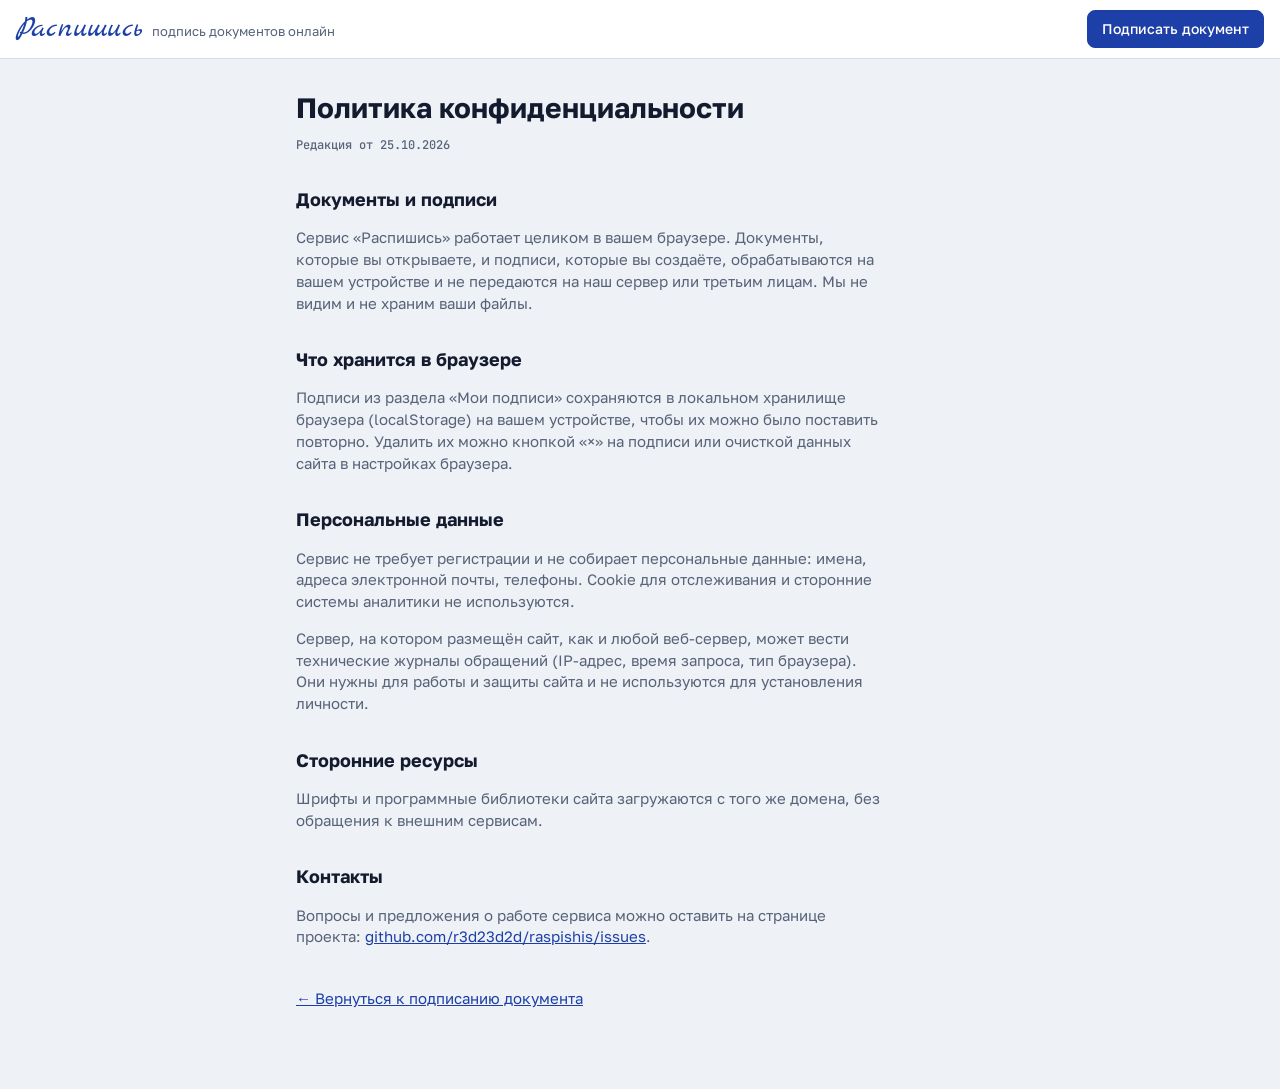
<file: privacy.html>
<!doctype html>
<html lang="ru">
<head>
<meta charset="utf-8">
<meta http-equiv="Content-Security-Policy" content="default-src 'self'; script-src 'self'; style-src 'self' 'unsafe-inline'; img-src 'self' data: blob:; font-src 'self'; worker-src 'self' blob:; connect-src 'self' data: blob:; object-src 'none'; base-uri 'self'; form-action 'none'">
<meta name="viewport" content="width=device-width, initial-scale=1, viewport-fit=cover">
<title>Политика конфиденциальности — Распишись</title>
<meta name="description" content="Как сервис «Распишись» обращается с вашими документами и данными: файлы обрабатываются только в браузере и не передаются на сервер.">
<link rel="canonical" href="https://raspishis.ru/privacy.html">
<meta name="theme-color" content="#1d3fa8">
<link rel="icon" href="favicon.ico" sizes="48x48">
<link rel="apple-touch-icon" href="apple-touch-icon.png">
<link rel="stylesheet" href="assets/fonts/fonts.css">
<link rel="stylesheet" href="assets/app.css?v=97f20a74">
<style>
  .doc { max-width: 720px; margin: 0 auto; padding-left: max(16px, env(safe-area-inset-left, 0px)); padding-right: max(16px, env(safe-area-inset-right, 0px)); padding-block: 32px 64px; }
  .doc h1 { font-size: 28px; line-height: 1.2; margin: 0 0 8px; text-wrap: balance; }
  .doc h2 { font-size: 18px; margin: 32px 0 8px; }
  .doc p, .doc li { color: var(--muted); max-width: 65ch; }
  .doc a { color: var(--accent); }
  .doc .date { font-family: var(--font-mono); font-size: 12px; color: var(--muted); }
</style>
</head>
<body>
<header class="top">
  <a class="brand" href="./" style="text-decoration:none"><b>Распишись</b><span>подпись документов онлайн</span></a>
  <div class="actions"><a class="btn primary" href="./" style="text-decoration:none">Подписать документ</a></div>
</header>
<main class="doc">
  <h1>Политика конфиденциальности</h1>
  <p class="date">Редакция от 25.10.2026</p>

  <h2>Документы и подписи</h2>
  <p>Сервис «Распишись» работает целиком в вашем браузере. Документы, которые вы открываете, и подписи, которые вы создаёте, обрабатываются на вашем устройстве и не передаются на наш сервер или третьим лицам. Мы не видим и не храним ваши файлы.</p>

  <h2>Что хранится в браузере</h2>
  <p>Подписи из раздела «Мои подписи» сохраняются в локальном хранилище браузера (localStorage) на вашем устройстве, чтобы их можно было поставить повторно. Удалить их можно кнопкой «×» на подписи или очисткой данных сайта в настройках браузера.</p>

  <h2>Персональные данные</h2>
  <p>Сервис не требует регистрации и не собирает персональные данные: имена, адреса электронной почты, телефоны. Cookie для отслеживания и сторонние системы аналитики не используются.</p>
  <p>Сервер, на котором размещён сайт, как и любой веб-сервер, может вести технические журналы обращений (IP-адрес, время запроса, тип браузера). Они нужны для работы и защиты сайта и не используются для установления личности.</p>

  <h2>Сторонние ресурсы</h2>
  <p>Шрифты и программные библиотеки сайта загружаются с того же домена, без обращения к внешним сервисам.</p>

  <h2>Контакты</h2>
  <p>Вопросы и предложения о работе сервиса можно оставить на странице проекта: <a href="https://github.com/r3d23d2d/raspishis/issues" rel="noopener">github.com/r3d23d2d/raspishis/issues</a>.</p>

  <p style="margin-top:40px"><a href="./">← Вернуться к подписанию документа</a></p>
</main>
</body>
</html>
</file>
<file: assets/fonts/fonts.css>
/* Bad Script 400 cyrillic */
@font-face {
  font-family: 'Bad Script';
  font-style: normal;
  font-weight: 400;
  font-display: swap;
  src: url(bad-script-400-cyrillic.woff2) format('woff2');
  unicode-range: U+0301, U+0400-045F, U+0490-0491, U+04B0-04B1, U+2116;
}
/* Bad Script 400 latin */
@font-face {
  font-family: 'Bad Script';
  font-style: normal;
  font-weight: 400;
  font-display: swap;
  src: url(bad-script-400-latin.woff2) format('woff2');
  unicode-range: U+0000-00FF, U+0131, U+0152-0153, U+02BB-02BC, U+02C6, U+02DA, U+02DC, U+0304, U+0308, U+0329, U+2000-206F, U+20AC, U+2122, U+2191, U+2193, U+2212, U+2215, U+FEFF, U+FFFD;
}
/* Caveat 600 cyrillic */
@font-face {
  font-family: 'Caveat';
  font-style: normal;
  font-weight: 600;
  font-display: swap;
  src: url(caveat-600-cyrillic.woff2) format('woff2');
  unicode-range: U+0301, U+0400-045F, U+0490-0491, U+04B0-04B1, U+2116;
}
/* Caveat 600 latin */
@font-face {
  font-family: 'Caveat';
  font-style: normal;
  font-weight: 600;
  font-display: swap;
  src: url(caveat-600-latin.woff2) format('woff2');
  unicode-range: U+0000-00FF, U+0131, U+0152-0153, U+02BB-02BC, U+02C6, U+02DA, U+02DC, U+0304, U+0308, U+0329, U+2000-206F, U+20AC, U+2122, U+2191, U+2193, U+2212, U+2215, U+FEFF, U+FFFD;
}
/* Golos Text 400 cyrillic */
@font-face {
  font-family: 'Golos Text';
  font-style: normal;
  font-weight: 400;
  font-display: swap;
  src: url(golos-text-400-cyrillic.woff2) format('woff2');
  unicode-range: U+0301, U+0400-045F, U+0490-0491, U+04B0-04B1, U+2116;
}
/* Golos Text 400 latin */
@font-face {
  font-family: 'Golos Text';
  font-style: normal;
  font-weight: 400;
  font-display: swap;
  src: url(golos-text-400-latin.woff2) format('woff2');
  unicode-range: U+0000-00FF, U+0131, U+0152-0153, U+02BB-02BC, U+02C6, U+02DA, U+02DC, U+0304, U+0308, U+0329, U+2000-206F, U+20AC, U+2122, U+2191, U+2193, U+2212, U+2215, U+FEFF, U+FFFD;
}
/* Golos Text 500 cyrillic */
@font-face {
  font-family: 'Golos Text';
  font-style: normal;
  font-weight: 500;
  font-display: swap;
  src: url(golos-text-500-cyrillic.woff2) format('woff2');
  unicode-range: U+0301, U+0400-045F, U+0490-0491, U+04B0-04B1, U+2116;
}
/* Golos Text 500 latin */
@font-face {
  font-family: 'Golos Text';
  font-style: normal;
  font-weight: 500;
  font-display: swap;
  src: url(golos-text-500-latin.woff2) format('woff2');
  unicode-range: U+0000-00FF, U+0131, U+0152-0153, U+02BB-02BC, U+02C6, U+02DA, U+02DC, U+0304, U+0308, U+0329, U+2000-206F, U+20AC, U+2122, U+2191, U+2193, U+2212, U+2215, U+FEFF, U+FFFD;
}
/* Golos Text 600 cyrillic */
@font-face {
  font-family: 'Golos Text';
  font-style: normal;
  font-weight: 600;
  font-display: swap;
  src: url(golos-text-600-cyrillic.woff2) format('woff2');
  unicode-range: U+0301, U+0400-045F, U+0490-0491, U+04B0-04B1, U+2116;
}
/* Golos Text 600 latin */
@font-face {
  font-family: 'Golos Text';
  font-style: normal;
  font-weight: 600;
  font-display: swap;
  src: url(golos-text-600-latin.woff2) format('woff2');
  unicode-range: U+0000-00FF, U+0131, U+0152-0153, U+02BB-02BC, U+02C6, U+02DA, U+02DC, U+0304, U+0308, U+0329, U+2000-206F, U+20AC, U+2122, U+2191, U+2193, U+2212, U+2215, U+FEFF, U+FFFD;
}
/* Golos Text 700 cyrillic */
@font-face {
  font-family: 'Golos Text';
  font-style: normal;
  font-weight: 700;
  font-display: swap;
  src: url(golos-text-700-cyrillic.woff2) format('woff2');
  unicode-range: U+0301, U+0400-045F, U+0490-0491, U+04B0-04B1, U+2116;
}
/* Golos Text 700 latin */
@font-face {
  font-family: 'Golos Text';
  font-style: normal;
  font-weight: 700;
  font-display: swap;
  src: url(golos-text-700-latin.woff2) format('woff2');
  unicode-range: U+0000-00FF, U+0131, U+0152-0153, U+02BB-02BC, U+02C6, U+02DA, U+02DC, U+0304, U+0308, U+0329, U+2000-206F, U+20AC, U+2122, U+2191, U+2193, U+2212, U+2215, U+FEFF, U+FFFD;
}
/* JetBrains Mono 500 cyrillic */
@font-face {
  font-family: 'JetBrains Mono';
  font-style: normal;
  font-weight: 500;
  font-display: swap;
  src: url(jetbrains-mono-500-cyrillic.woff2) format('woff2');
  unicode-range: U+0301, U+0400-045F, U+0490-0491, U+04B0-04B1, U+2116;
}
/* JetBrains Mono 500 latin */
@font-face {
  font-family: 'JetBrains Mono';
  font-style: normal;
  font-weight: 500;
  font-display: swap;
  src: url(jetbrains-mono-500-latin.woff2) format('woff2');
  unicode-range: U+0000-00FF, U+0131, U+0152-0153, U+02BB-02BC, U+02C6, U+02DA, U+02DC, U+0304, U+0308, U+0329, U+2000-206F, U+20AC, U+2122, U+2191, U+2193, U+2212, U+2215, U+FEFF, U+FFFD;
}
/* Marck Script 400 cyrillic */
@font-face {
  font-family: 'Marck Script';
  font-style: normal;
  font-weight: 400;
  font-display: swap;
  src: url(marck-script-400-cyrillic.woff2) format('woff2');
  unicode-range: U+0301, U+0400-045F, U+0490-0491, U+04B0-04B1, U+2116;
}
/* Marck Script 400 latin */
@font-face {
  font-family: 'Marck Script';
  font-style: normal;
  font-weight: 400;
  font-display: swap;
  src: url(marck-script-400-latin.woff2) format('woff2');
  unicode-range: U+0000-00FF, U+0131, U+0152-0153, U+02BB-02BC, U+02C6, U+02DA, U+02DC, U+0304, U+0308, U+0329, U+2000-206F, U+20AC, U+2122, U+2191, U+2193, U+2212, U+2215, U+FEFF, U+FFFD;
}
</file>
<file: assets/app.css>
/*! © 2026 Распишись (raspishis.ru). Все права защищены. Копирование и использование кода без разрешения правообладателя запрещено. */
:root{--bg:#eef1f6;--surface:#ffffff;--fg:#141b2e;--muted:#586379;--line:#d6dce8;--accent:#1d3fa8;--accent-fg:#ffffff;--accent-soft:#e5eafa;--desk:#e2e7ef;--danger:#b3222e;--sheet:#ffffff;--pad:#fbfbf8;--pad-line:#b9c0cf;--pad-hint:#8a93a6;--shadow:0 1px 2px rgb(16 24 48 / .08), 0 10px 28px rgb(16 24 48 / .10);--ink-blue:#1d3fa8;--ink-black:#1b1c20;--font-body:"Golos Text", "Segoe UI", Roboto, Arial, sans-serif;--font-hand:"Marck Script", "Segoe Script", cursive;--font-mono:"JetBrains Mono", Consolas, "Courier New", monospace;--r:10px}@media (prefers-color-scheme:dark){:root:not([data-theme=light]){--bg:#0e1320;--surface:#161d2d;--fg:#e5e9f3;--muted:#97a1b7;--line:#283249;--swatch-ring:#5d6880;--accent:#8aa2ff;--accent-fg:#0b1020;--accent-soft:#1d2747;--desk:#0a0e18;--danger:#ff7d88;--shadow:0 1px 2px rgb(0 0 0 / .4), 0 12px 32px rgb(0 0 0 / .45);color-scheme:dark}}:root[data-theme=dark]{--bg:#0e1320;--surface:#161d2d;--fg:#e5e9f3;--muted:#97a1b7;--line:#283249;--swatch-ring:#5d6880;--accent:#8aa2ff;--accent-fg:#0b1020;--accent-soft:#1d2747;--desk:#0a0e18;--danger:#ff7d88;--shadow:0 1px 2px rgb(0 0 0 / .4), 0 12px 32px rgb(0 0 0 / .45);color-scheme:dark}*{box-sizing:border-box}[hidden]{display:none!important}html{-webkit-text-size-adjust:100%}body{margin:0;background:var(--bg);color:var(--fg);font-family:var(--font-body);font-size:15px;line-height:1.45}img{max-width:100%}body::before{content:"";position:fixed;inset:0 0 auto;height:env(safe-area-inset-top,0);z-index:10;background:var(--surface)}button,input{font:inherit;color:inherit}.swatch,button{touch-action:manipulation}.el,.pad-wrap,.page,.saved-use{-webkit-touch-callout:none}:focus-visible{outline:2px solid var(--accent);outline-offset:2px}.top{position:sticky;top:env(safe-area-inset-top,0);z-index:9;background:var(--surface);border-bottom:1px solid var(--line);padding-left:max(16px,env(safe-area-inset-left,0));padding-right:max(16px,env(safe-area-inset-right,0));padding-block:10px;display:flex;align-items:center;gap:16px;flex-wrap:wrap}.brand{display:flex;align-items:baseline;gap:10px;margin-right:auto;min-width:0}.brand b{font-family:var(--font-hand);font-weight:400;font-size:30px;line-height:1;color:var(--accent)}.block h2,.brand span{color:var(--muted);font-size:13px}.actions{display:flex;gap:8px}.btn{display:inline-flex;align-items:center;justify-content:center;gap:8px;border:1px solid var(--line);background:var(--surface);border-radius:8px;padding:8px 14px;cursor:pointer;font-weight:500;font-size:14px;white-space:nowrap;transition:background .15s,border-color .15s}.btn.primary,.btn:hover{border-color:var(--accent)}.btn.primary{background:var(--accent);color:var(--accent-fg)}.btn.primary:hover{filter:brightness(1.08)}.btn.ghost{border-color:transparent;background:0 0;color:var(--muted);padding:6px 10px}.btn.ghost:hover{color:var(--fg);background:var(--accent-soft)}.btn.wide{width:100%;padding-block:11px}.btn[disabled]{opacity:.55;cursor:progress}.badge{font-family:var(--font-mono);font-size:11px;background:var(--accent-fg);color:var(--accent);border-radius:99px;padding:1px 7px}.btn svg{width:16px;height:16px;flex:none}.app{display:grid;grid-template-columns:minmax(300px,370px) minmax(0,1fr);align-items:start}.block,.panel{display:flex;flex-direction:column}.panel{position:sticky;top:calc(env(safe-area-inset-top,0) + 58px);max-height:calc(100vh - 58px - env(safe-area-inset-top,0));overflow-y:auto;background:var(--surface);border-right:1px solid var(--line);padding-left:max(16px,env(safe-area-inset-left,0));padding-right:20px;padding-block:18px 28px;gap:26px}.block{gap:12px;min-width:0}.block h2{margin:0;font-size:12px;font-weight:600;letter-spacing:.08em;text-transform:uppercase}.pad-card,.pad-wrap{background:var(--pad)}.pad-card{border:1px solid var(--line);border-radius:var(--r);overflow:hidden}.pad-wrap{position:relative;width:100%;aspect-ratio:2.4/1;max-width:100%;-webkit-user-select:none;user-select:none}.pad-top,.thick::before{position:absolute;pointer-events:none}.pad-top{top:6px;left:6px;right:6px;display:flex;justify-content:flex-end;align-items:center;z-index:2}.pad-edit>*,.pad-top>*{pointer-events:auto}.pad-edit{display:flex;gap:4px}.pad-bar,.tool{align-items:center}.tool{display:inline-flex;gap:5px;border:1px solid var(--pad-line);background:rgb(255 255 255/.85);color:#3e4658;border-radius:7px;padding:4px 8px;font-size:12.5px;font-weight:500;cursor:pointer}.tool:hover{border-color:#1d3fa8;color:#1d3fa8}.tool.icon{padding:4px 6px}.tool svg{width:15px;height:15px;flex:none}.pad-bar{display:flex;justify-content:space-between;gap:8px;padding:6px 8px;border-top:1px solid var(--line);background:var(--surface)}.pad-bar .tool{background:0 0;color:var(--fg);border-color:var(--line)}.pad-bar .tool:hover{border-color:var(--accent);color:var(--accent)}.thick,.thick input{position:relative;flex:1;min-width:0;cursor:pointer}.thick{--p:.37;display:flex;align-items:center;max-width:120px}.thick::before{content:"";left:0;right:0;top:50%;height:10px;transform:translateY(-50%);clip-path:polygon(0 42%,100%0,100% 100%,0 58%);background:linear-gradient(to right,var(--accent) calc(8px + (100% - 16px)*var(--p)),var(--line)0)}.thick input{height:24px;margin:0;background:0 0;-webkit-appearance:none;appearance:none}.thick input::-webkit-slider-runnable-track{height:24px;background:0 0}.thick input::-moz-range-track{background:0 0}.thick input::-webkit-slider-thumb{-webkit-appearance:none;width:16px;height:16px;margin-top:4px;border-radius:50%;background:var(--surface);border:2px solid var(--accent);box-shadow:0 1px 3px rgba(0,0,0,.25)}.thick input::-moz-range-thumb{box-sizing:border-box;width:16px;height:16px;border-radius:50%;background:var(--surface);border:2px solid var(--accent);box-shadow:0 1px 3px rgba(0,0,0,.25)}.thick input:focus-visible{outline:2px solid var(--accent);outline-offset:2px;border-radius:4px}.upload-link{display:flex;align-items:center;justify-content:center;gap:7px;width:100%;border:0;background:0 0;padding:2px 0;color:var(--muted);font-size:13.5px;cursor:pointer}.upload-link u{color:var(--accent);text-underline-offset:3px}.upload-link:hover u{text-decoration-thickness:2px}.pad-hint,.pad-wrap::after{position:absolute;pointer-events:none}.pad-wrap::after{content:"";left:7%;right:7%;top:72%;border-top:1.5px dashed var(--pad-line)}.pad-hint{inset:auto 0 6%;text-align:center;font-size:12.5px;color:var(--pad-hint)}#pad,.swatch.custom input{position:absolute;inset:0;width:100%;height:100%}#pad{touch-action:none;cursor:crosshair;z-index:1}.step-h{display:flex;align-items:center;gap:8px}.num{width:20px;height:20px;border-radius:50%;background:var(--accent-soft);color:var(--accent);display:inline-grid;place-items:center;font-family:var(--font-mono);font-size:11px;letter-spacing:0;flex:none}.doc-btn{padding-block:12px}.doc-row{display:flex;align-items:baseline;justify-content:space-between;gap:12px;margin-top:-4px;font-size:13px;color:var(--muted)}.doc-name{min-width:0;overflow:hidden;text-overflow:ellipsis;white-space:nowrap}.doc-row{min-height:20px}.doc-row .link-btn{flex:none;font-size:13px;padding:0;line-height:20px}.link-btn.warn{color:var(--danger)}.mini-label{margin:0 0-4px;font-size:12.5px;color:var(--muted)}.step-row{display:flex;align-items:center;justify-content:space-between;gap:8px;min-height:28px}.seg,.seg button{border-radius:999px}.seg{display:inline-flex;padding:2px;background:var(--accent-soft)}.seg button{border:0;background:0 0;color:var(--muted);font:inherit;font-size:13px;font-weight:500;padding:4px 12px;cursor:pointer}.seg button:hover{color:var(--fg)}.seg button[aria-selected=true]{background:var(--surface);color:var(--accent);font-weight:600;box-shadow:0 1px 2px rgb(20 27 46/.12)}.mode{display:flex;flex-direction:column;gap:12px;min-width:0}.ink-row{display:flex;align-items:center;justify-content:space-between}.ink-row .mini-label{margin:0}.fonts{--ink:var(--ink-blue);display:grid;grid-template-columns:repeat(2,minmax(0,1fr));gap:6px}.font-opt{border:1px solid var(--line);background:var(--pad);border-radius:8px;height:46px;padding:0 10px;font-size:20px;line-height:1;cursor:pointer;white-space:nowrap;overflow:hidden;text-overflow:ellipsis;color:var(--ink)}.font-opt:hover{border-color:var(--accent)}.font-opt[aria-checked=true]{border-color:var(--accent);box-shadow:inset 0 0 0 1px var(--accent)}.link-btn{border:0;background:0 0;padding:2px 0;color:var(--accent);font-size:13.5px;cursor:pointer;text-decoration:underline;text-underline-offset:3px;text-decoration-thickness:1px}.link-btn:hover{text-decoration-thickness:2px}.label{font-size:13px;color:var(--muted)}.swatches{display:flex;gap:6px}.swatch{width:22px;height:22px;border-radius:50%;border:2px solid var(--surface);box-shadow:0 0 0 1px var(--swatch-ring, var(--line));cursor:pointer;padding:0}.swatch[aria-pressed=true]{box-shadow:0 0 0 2px var(--accent)}.swatch.custom{position:relative;display:inline-block;background:conic-gradient(#e53935,#fb8c00,#fdd835,#43a047,#1e88e5,#8e24aa,#e53935)}.swatch.custom.picked{background:var(--picked, #b3261e)}.swatch.custom.picked::after{content:"";position:absolute;inset:-5px -5px auto auto;width:9px;height:9px;border-radius:50%;border:1.5px solid var(--surface);background:conic-gradient(#e53935,#fdd835,#43a047,#1e88e5,#8e24aa,#e53935)}.swatch.custom input{opacity:0;cursor:pointer;border:0;padding:0}.field{display:flex;flex-direction:column;gap:6px;font-size:13px;color:var(--muted)}.input{border:1px solid var(--line);background:var(--surface);border-radius:8px;padding:9px 11px;font-size:16px;color:var(--fg);width:100%;min-width:0}.input:focus{border-color:var(--accent);outline:0;box-shadow:0 0 0 3px var(--accent-soft)}.saved{display:grid;grid-template-columns:repeat(auto-fill,minmax(72px,1fr));gap:6px}.saved-item{position:relative}.saved-use{width:100%;height:40px;border:1px solid var(--line);background:var(--pad);border-radius:6px;padding:4px 6px;overflow:hidden;cursor:pointer;display:block}.saved-use:hover{border-color:var(--accent)}.saved-use img{width:100%;height:100%;object-fit:contain}.saved-del{position:absolute;top:-6px;right:-6px;width:20px;height:20px;border-radius:50%;border:0;background:var(--surface);box-shadow:0 0 0 1px var(--line);color:var(--muted);cursor:pointer;font-size:13px;line-height:1;opacity:0;transition:opacity .15s}.saved-del:focus-visible,.saved-item:hover .saved-del{opacity:1}@media (hover:none){.saved-del{opacity:1}}@media (pointer:coarse){.swatches{gap:10px}.swatch{width:28px;height:28px}.saved-del{width:26px;height:26px;top:-9px;right:-9px;font-size:15px}}.empty-btn{padding:12px 24px;font-size:15px}.note{gap:8px;padding-top:16px;border-top:1px solid var(--line)}.note p{margin:0;font-size:12.5px;color:var(--muted);max-width:60ch}.note strong{color:var(--fg);font-weight:500}.desk{background:var(--desk);min-height:calc(100vh - 58px);padding-left:max(16px,env(safe-area-inset-left,0));padding-right:max(16px,env(safe-area-inset-right,0));padding-block:20px 72px;min-width:0;position:relative}.desk.drag{outline:3px dashed var(--accent);outline-offset:-12px}.intro{max-width:820px;margin:0 auto 14px}.intro h1{margin:0 0 6px;font-size:26px;line-height:1.2;letter-spacing:-.01em;text-wrap:balance}.intro .lead{margin:0;color:var(--muted);font-size:15px;max-width:65ch}.crumbs{display:flex;flex-wrap:wrap;gap:6px;font-size:13px;color:var(--muted);margin:0 0 8px;padding:0;list-style:none}.crumbs a,.footer a,.note a{color:var(--accent)}.crumbs li+li::before{content:"›";margin-right:6px;color:var(--muted)}@media (max-width:560px){.intro h1{font-size:22px}}.empty{max-width:820px;margin:4px auto 0;min-height:340px;display:grid;place-content:center;justify-items:center;gap:10px;text-align:center;background:var(--surface);border:2px dashed var(--line);border-radius:14px;padding:32px 20px;cursor:pointer;transition:border-color .15s,background .15s}.desk.drag .empty,.empty:hover{border-color:var(--accent);background:var(--accent-soft)}.empty-icon{width:56px;height:56px;color:var(--accent)}.empty-title{margin:0;font-size:18px;font-weight:600;text-wrap:balance}.empty-sub{margin:0 0 6px;color:var(--muted);font-size:14px;max-width:46ch}@media (max-width:900px){.empty{min-height:220px}}.page-wrap,.pages{display:flex;flex-direction:column}.pages{align-items:center;gap:26px;padding-top:18px}.page-wrap{width:100%;max-width:820px;gap:8px}.page-label{font-family:var(--font-mono);font-size:12px;color:var(--muted);display:flex;justify-content:space-between;align-items:center;min-height:26px}.el-tools button,.page-close{border:0;background:0 0;cursor:pointer}.page-close{display:inline-flex;align-items:center;gap:6px;color:var(--muted);font:inherit;font-family:var(--font-body);font-size:13px;border-radius:999px;padding:4px}.page-close svg{width:18px;height:18px;flex:none}.page-close.warn,.page-close:hover{color:var(--fg);background:var(--surface)}.page-close.warn{color:var(--danger);padding:4px 10px 4px 6px}.page{position:relative;width:100%;max-width:100%;background:var(--sheet);box-shadow:var(--shadow);user-select:none;-webkit-user-select:none}.page>canvas,.page>img{position:absolute;inset:0;width:100%;height:100%;display:block}.page .loading,.steps li::before{font-size:13px;display:grid;place-items:center}.page .loading{inset:0;color:#8a93a6}.el,.layer,.page .loading{position:absolute}.layer{inset:0}.is-placing .page{cursor:copy}.is-placing .page:hover{outline:2px solid var(--accent);outline-offset:3px}.el{touch-action:none;cursor:grab;border-radius:3px}.el img{width:100%;height:100%;pointer-events:none;-webkit-user-drag:none}.el:hover{outline:1px dashed rgb(29 63 168/.55)}.el.sel{outline:1.5px solid #1d3fa8;background:rgb(29 63 168/.04)}.el.dragging{cursor:grabbing}.el-tools,.handle{position:absolute;display:none}.handle{right:-8px;bottom:-8px;width:16px;height:16px;border-radius:4px;background:#1d3fa8;border:2px solid #fff;cursor:nwse-resize}.el img,.el.sel .handle{display:block}.el-tools{bottom:calc(100% + 8px);right:-2px;gap:4px;background:#141b2e;border-radius:8px;padding:4px;box-shadow:0 6px 18px rgb(0 0 0/.25);white-space:nowrap;z-index:2}.el.tools-below .el-tools{bottom:auto;top:calc(100% + 12px)}.el.tools-left .el-tools{right:auto;left:-2px}.el.sel .el-tools{display:flex}.el-tools button{color:#e8ecf6;font-size:12.5px;padding:5px 9px;border-radius:5px}.el-tools button:hover{background:rgb(255 255 255/.12)}.el-tools .op{display:flex;align-items:center;gap:6px;padding:0 6px 0 8px;border-left:1px solid rgb(255 255 255/.18);color:#e8ecf6;font-size:12px;font-family:var(--font-mono);cursor:default}.el-tools .op input{width:72px;accent-color:#8aa2ff;touch-action:pan-x}.el-tools .op output{min-width:3.2em;text-align:right}.op-icon{width:12px;height:12px;border-radius:50%;border:1.5px solid currentColor;background:linear-gradient(90deg,currentColor 50%,transparent 50%);flex:none}.el-tools button.del{color:#ff9aa3}.ghost,.is-placing .el{pointer-events:none}.ghost{position:fixed;left:0;top:0;opacity:.65;z-index:20;transform:translate(-50%,-50%)}.placing-bar,.toast{position:fixed;left:50%;font-size:14px;width:max-content;max-width:calc(100% - 32px)}.placing-bar{transform:translateX(-50%);bottom:calc(18px + env(safe-area-inset-bottom,0));z-index:21;background:var(--fg);color:var(--bg);border-radius:99px;padding:8px 8px 8px 18px;display:flex;align-items:center;gap:12px;box-shadow:0 10px 30px rgb(0 0 0/.3)}.placing-bar button{border:0;border-radius:99px;padding:6px 12px;background:rgb(127 127 127/.25);color:inherit;cursor:pointer;flex:none}.toast{bottom:calc(76px + env(safe-area-inset-bottom,0));transform:translate(-50%,12px);z-index:22;background:var(--surface);color:var(--fg);border:1px solid var(--line);box-shadow:var(--shadow);border-radius:10px;padding:10px 16px;opacity:0;pointer-events:none;transition:opacity .2s,transform .2s}.toast.show{opacity:1;transform:translate(-50%,0)}@media (max-width:900px){.app{grid-template-columns:minmax(0,1fr)}.panel{position:static;max-height:none;overflow:visible;border-right:0;border-bottom:1px solid var(--line);padding-right:max(16px,env(safe-area-inset-right,0))}.desk{min-height:70vh}.brand span{display:none}}@media (max-width:560px){.top{gap:10px;flex-wrap:nowrap}.brand b{font-size:26px}.actions .btn{padding:8px 11px}.hide-sm{display:none}.el-tools button{padding:6px 7px}.el-tools{flex-wrap:wrap;max-width:calc(100vw - 32px);white-space:normal}.el-tools .op{border-left:0;flex-basis:100%;padding:4px 6px 2px}.el-tools .op input{flex:1}.brand{flex:none}}@media (max-width:400px){.brand b{font-size:24px}.actions{gap:6px}.actions .btn svg{display:none}}@media (max-width:340px){.top{gap:8px}.brand b{font-size:21px}.actions .btn{padding:7px 8px;font-size:13px}}@media (prefers-reduced-motion:reduce){*{transition:none!important}}.about{background:var(--surface);border-top:1px solid var(--line);padding-left:max(16px,env(safe-area-inset-left,0));padding-right:max(16px,env(safe-area-inset-right,0));padding-block:48px 32px}.about-inner{max-width:1040px;margin:0 auto}.about .steps{max-width:720px}.about h2{margin:0 0 16px;font-size:22px;line-height:1.25;text-wrap:balance}.steps{margin:0;padding:0;list-style:none;display:grid;gap:14px;counter-reset:step}.steps li{display:grid;grid-template-columns:32px minmax(0,1fr);gap:12px;align-items:start;color:var(--muted)}.steps li::before{counter-increment:step;content:counter(step);font-family:var(--font-mono);width:28px;height:28px;border-radius:50%;background:var(--accent-soft)}.steps b{color:var(--fg);font-weight:600;display:block}.footer,details.about>summary{max-width:1040px;color:var(--muted);font-size:13px;display:flex;flex-wrap:wrap}.footer{margin:40px auto 0;padding-top:18px;border-top:1px solid var(--line);gap:8px 20px}details.about{padding-block:14px}details.about[open]{padding-block:14px 32px}details.about>summary{margin:0 auto;cursor:pointer;list-style:none;align-items:center;justify-content:space-between;gap:6px 16px}.about-toggle{display:inline-flex;align-items:center;gap:6px}.about-privacy{color:var(--muted)}.about-privacy:hover,.steps li::before{color:var(--accent)}details.about>summary::-webkit-details-marker{display:none}.about-toggle::after{content:"▾";font-size:11px;transition:transform .15s}details.about[open] .about-toggle::after{transform:rotate(180deg)}.about-toggle:hover{color:var(--fg)}details.about[open] .about-inner{margin-top:24px}.about-inner h2{margin-top:36px}.about .intro{max-width:none;margin:0 0 8px}.about-inner p,.feats{color:var(--muted);max-width:70ch}.feats{margin:0;padding-left:20px;display:grid;gap:6px}.footer nav{display:flex;flex-wrap:wrap;gap:8px 18px;width:100%}.footer nav a[aria-current]{color:var(--fg);text-decoration:none;font-weight:600}
</file>
